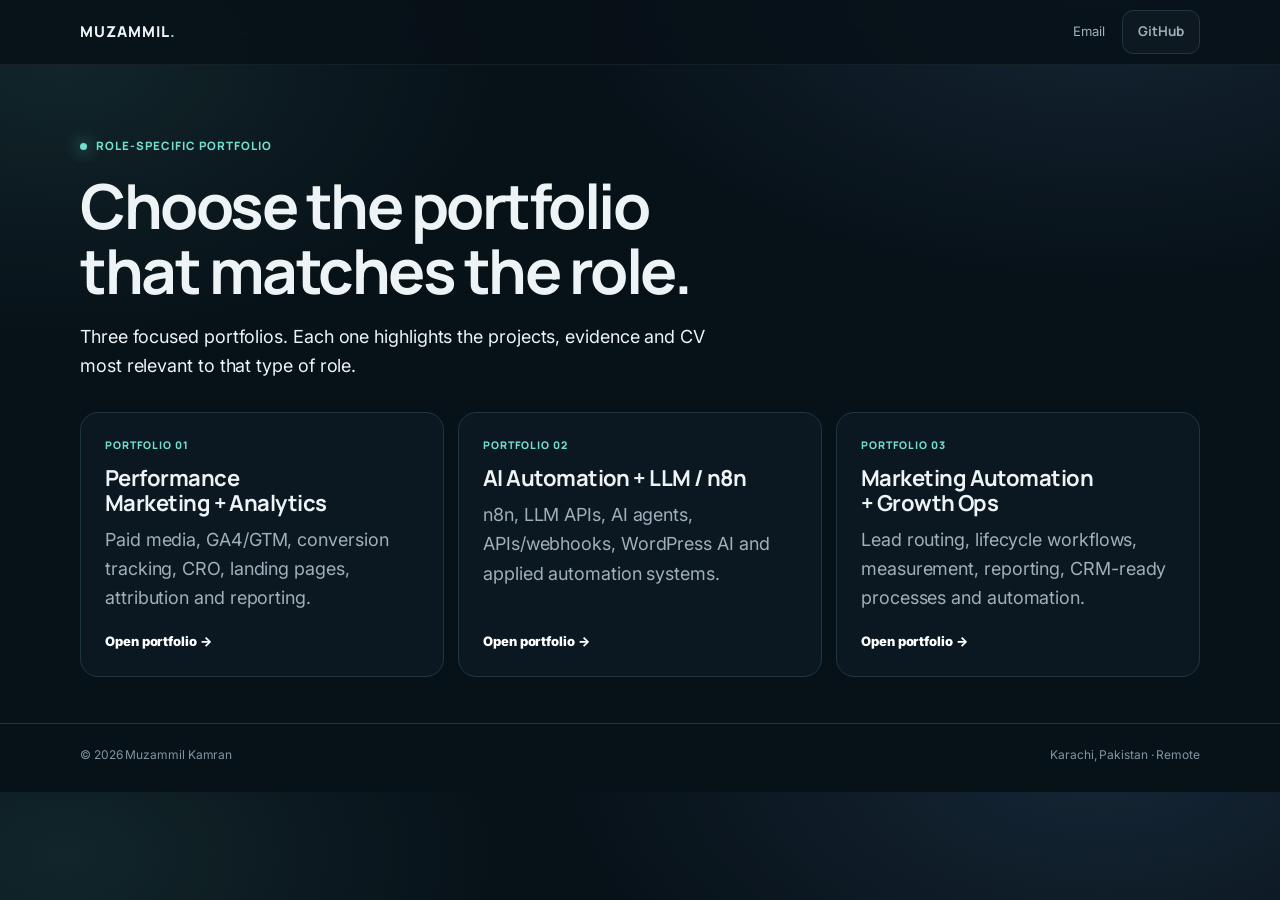
<file: index.html>
<!DOCTYPE html>
<html lang="en"><head><meta charset="utf-8"/><meta content="width=device-width,initial-scale=1" name="viewport"/><meta content="#071118" name="theme-color"/><title>Muzammil Kamran — Portfolio</title><meta content="Role-specific portfolios for performance marketing, AI automation and marketing automation." name="description"/><link href="assets/site.css" rel="stylesheet"/><link href="https://muzammilanalytics.github.io/portfolio/" rel="canonical"/><link href="assets/favicon.svg" rel="icon" type="image/svg+xml"/><meta content="Muzammil Kamran — Portfolio" property="og:title"/><meta content="Role-specific portfolios for performance marketing, AI automation and marketing automation." property="og:description"/><meta content="website" property="og:type"/><meta content="https://muzammilanalytics.github.io/portfolio/" property="og:url"/><link rel="preconnect" href="https://fonts.googleapis.com"><link rel="preconnect" href="https://fonts.gstatic.com" crossorigin><link href="https://fonts.googleapis.com/css2?family=Inter:wght@400;500;600;700&family=Manrope:wght@600;700;800&display=swap" rel="stylesheet"></head><body><header class="top"><div class="wrap"><nav><a class="brand" href="./">MUZAMMIL<i>.</i></a><div class="navlinks"><a href="mailto:muzammil.analytics@gmail.com">Email</a><a class="btn" href="https://github.com/muzammilanalytics" target="_blank">GitHub</a></div></nav></div></header><main><div class="wrap hub-hero"><div class="eyebrow">Role-specific portfolio</div><h1>Choose the portfolio that matches the role.</h1><p class="hero-copy">Three focused portfolios. Each one highlights the projects, evidence and CV most relevant to that type of role.</p><div class="role-grid"><a class="role-card" href="performance-marketing/"><div class="role">Portfolio 01</div><h2>Performance Marketing + Analytics</h2><p>Paid media, GA4/GTM, conversion tracking, CRO, landing pages, attribution and reporting.</p><div class="go">Open portfolio →</div></a><a class="role-card" href="ai-automation/"><div class="role">Portfolio 02</div><h2>AI Automation + LLM / n8n</h2><p>n8n, LLM APIs, AI agents, APIs/webhooks, WordPress AI and applied automation systems.</p><div class="go">Open portfolio →</div></a><a class="role-card" href="marketing-automation/"><div class="role">Portfolio 03</div><h2>Marketing Automation + Growth Ops</h2><p>Lead routing, lifecycle workflows, measurement, reporting, CRM-ready processes and automation.</p><div class="go">Open portfolio →</div></a></div></div></main><footer><div class="wrap foot"><span>© 2026 Muzammil Kamran</span><span>Karachi, Pakistan · Remote</span></div></footer></body></html>
</file>
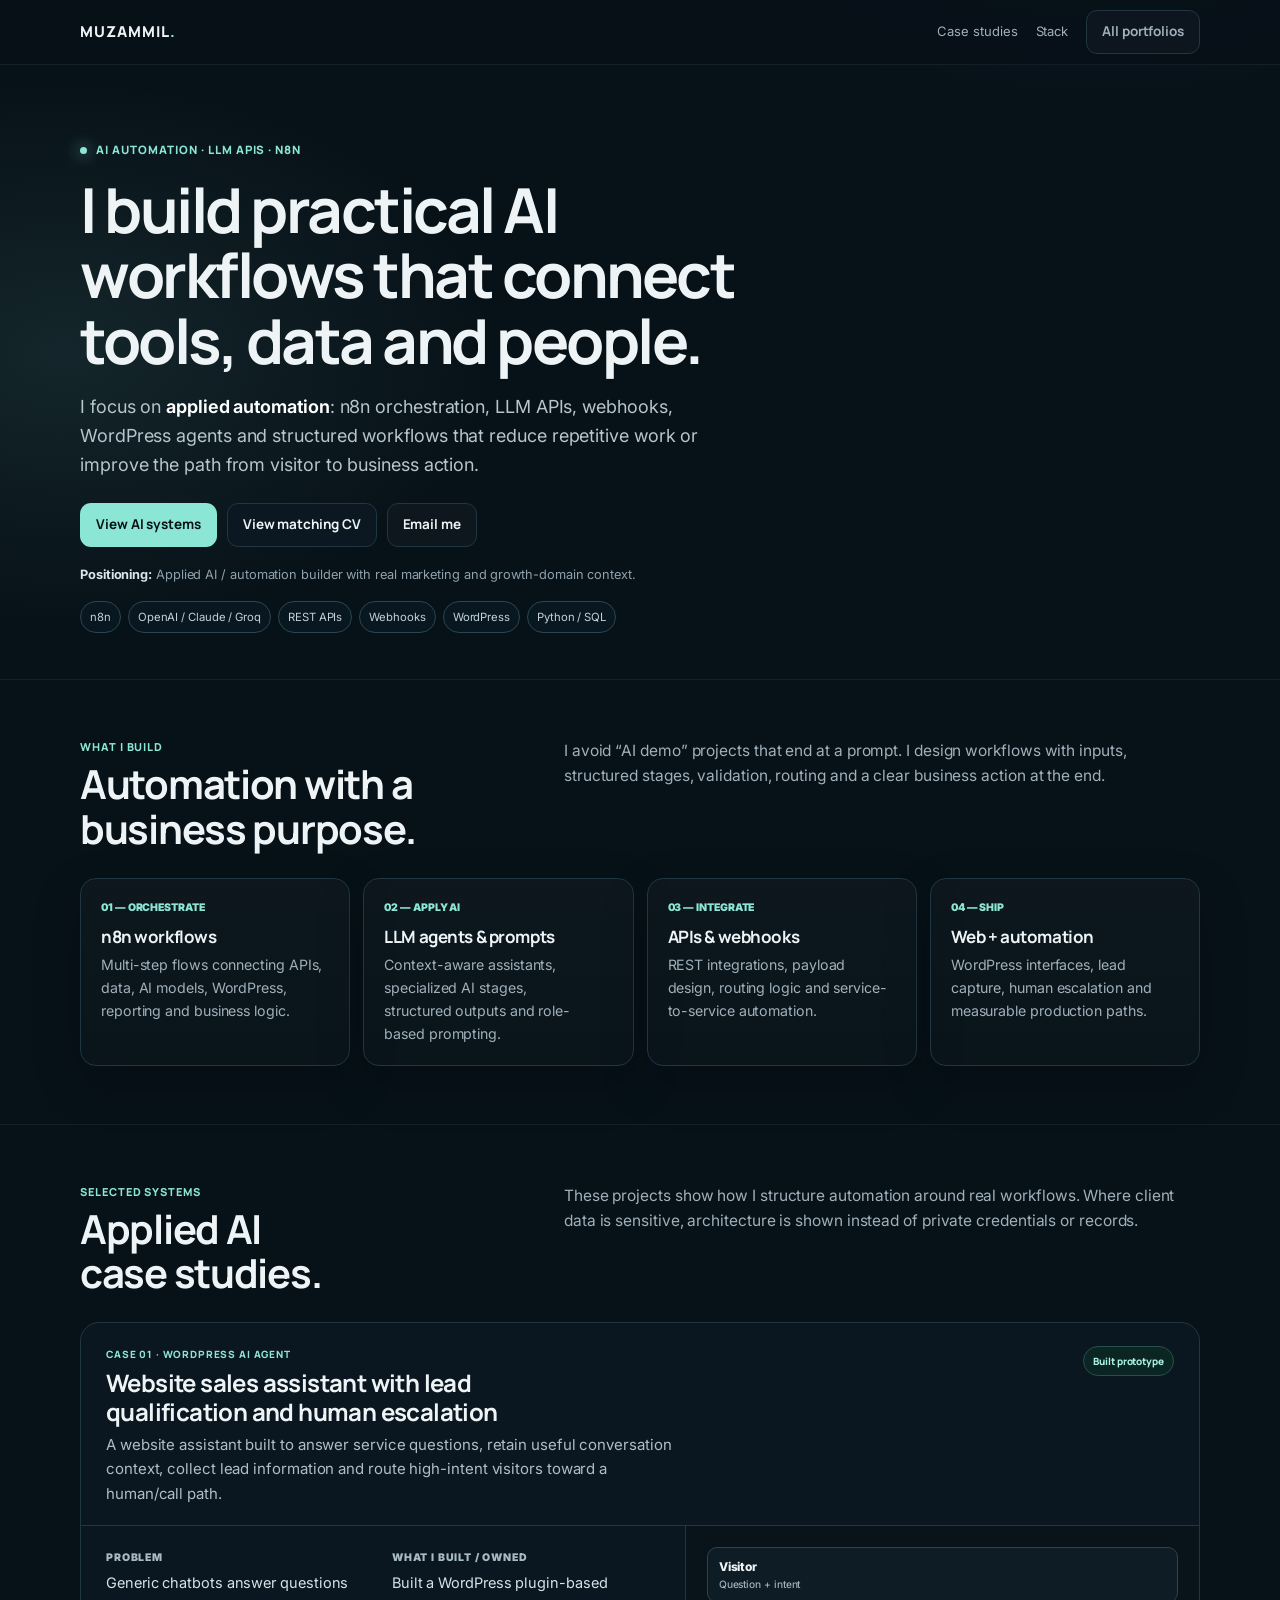
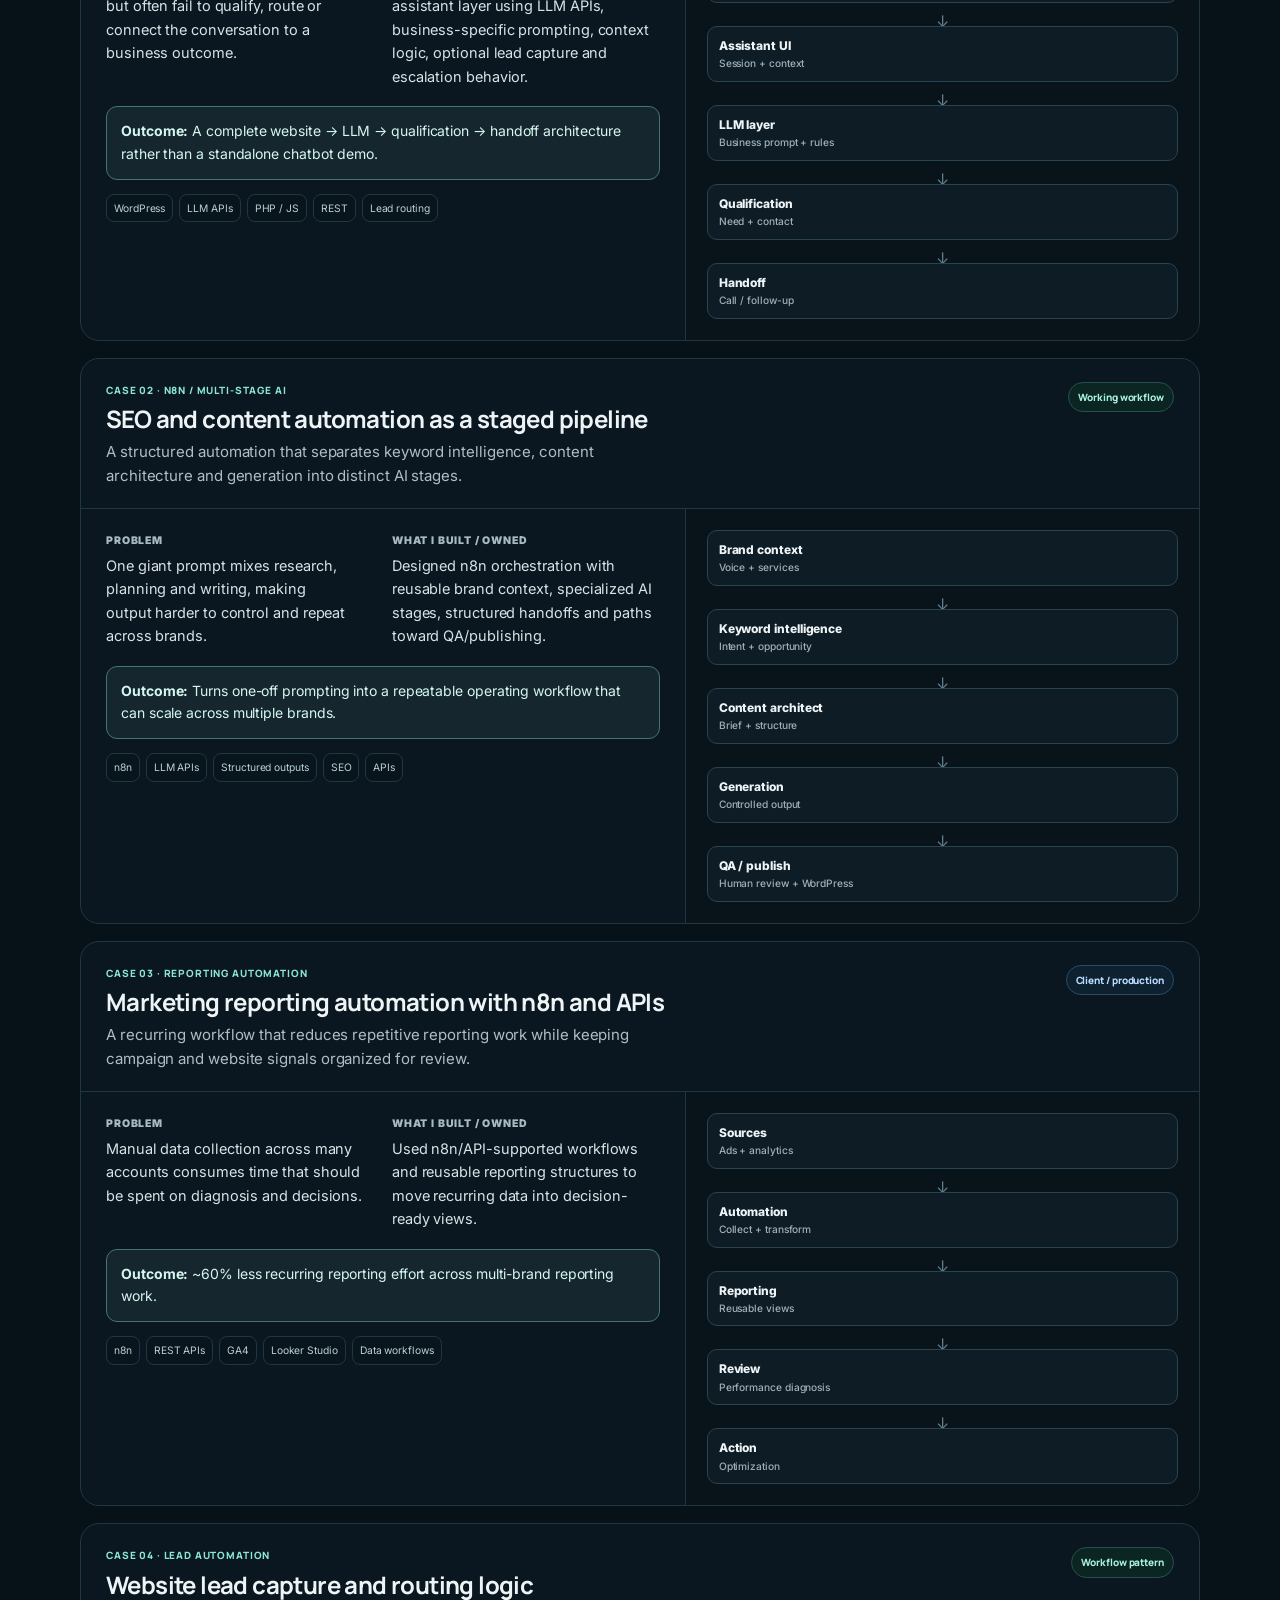
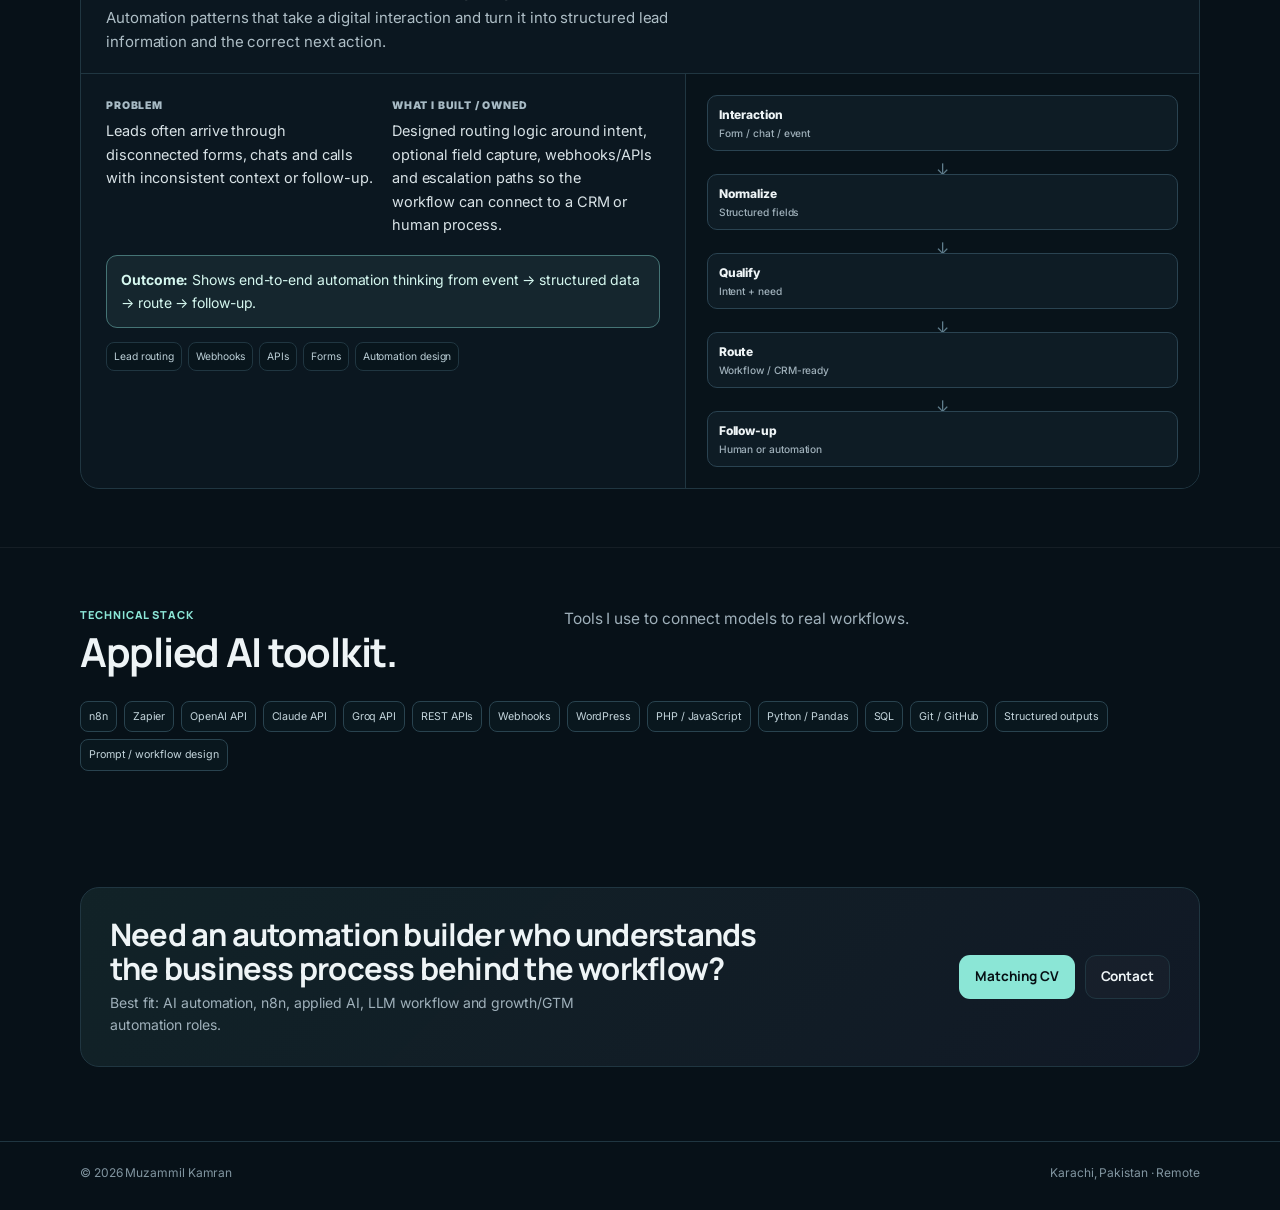
<file: ai-automation/index.html>
<!DOCTYPE html>
<html lang="en"><head><meta charset="utf-8"/><meta content="width=device-width,initial-scale=1" name="viewport"/><meta content="#071118" name="theme-color"/><title>Muzammil Kamran — AI Automation, LLM &amp; n8n</title><meta content="AI automation portfolio: n8n, LLM APIs, AI agents, webhooks, APIs, WordPress and applied automation systems." name="description"/><link href="../assets/site.css" rel="stylesheet"/><style>:root{--accent:#8be6d6;--accent2:#9e91ff}</style><link href="https://muzammilanalytics.github.io/portfolio/ai-automation/" rel="canonical"/><link href="../assets/favicon.svg" rel="icon" type="image/svg+xml"/><meta content="Muzammil Kamran — AI Automation, LLM &amp; n8n" property="og:title"/><meta content="AI automation portfolio: n8n, LLM APIs, AI agents, webhooks, APIs, WordPress and applied automation systems." property="og:description"/><meta content="website" property="og:type"/><meta content="https://muzammilanalytics.github.io/portfolio/ai-automation/" property="og:url"/><link rel="preconnect" href="https://fonts.googleapis.com"><link rel="preconnect" href="https://fonts.gstatic.com" crossorigin><link href="https://fonts.googleapis.com/css2?family=Inter:wght@400;500;600;700&family=Manrope:wght@600;700;800&display=swap" rel="stylesheet"></head><body><header class="top"><div class="wrap"><nav><a class="brand" href="../">MUZAMMIL<i>.</i></a><div class="navlinks"><a href="#work">Case studies</a><a href="#stack">Stack</a><a class="btn" href="../">All portfolios</a></div></nav></div></header><main><div class="wrap hero"><div class="eyebrow">AI Automation · LLM APIs · n8n</div><h1>I build practical AI workflows that connect tools, data and people.</h1><p>I focus on <strong>applied automation</strong>: n8n orchestration, LLM APIs, webhooks, WordPress agents and structured workflows that reduce repetitive work or improve the path from visitor to business action.</p><div class="actions"><a class="btn primary" href="#work">View AI systems</a><a class="btn subtle" href="../cv/ai-automation.html">View matching CV</a><a class="btn" href="mailto:muzammil.analytics@gmail.com">Email me</a></div><div class="meta"><b>Positioning:</b> Applied AI / automation builder with real marketing and growth-domain context.</div><div class="chips"><span class="chip">n8n</span><span class="chip">OpenAI / Claude / Groq</span><span class="chip">REST APIs</span><span class="chip">Webhooks</span><span class="chip">WordPress</span><span class="chip">Python / SQL</span></div></div><section><div class="wrap"><div class="section-head"><div><div class="kicker">What I build</div><h2>Automation with a business purpose.</h2></div><p>I avoid “AI demo” projects that end at a prompt. I design workflows with inputs, structured stages, validation, routing and a clear business action at the end.</p></div><div class="grid-4"><div class="card"><div class="num">01 — ORCHESTRATE</div><h3>n8n workflows</h3><p>Multi-step flows connecting APIs, data, AI models, WordPress, reporting and business logic.</p></div><div class="card"><div class="num">02 — APPLY AI</div><h3>LLM agents &amp; prompts</h3><p>Context-aware assistants, specialized AI stages, structured outputs and role-based prompting.</p></div><div class="card"><div class="num">03 — INTEGRATE</div><h3>APIs &amp; webhooks</h3><p>REST integrations, payload design, routing logic and service-to-service automation.</p></div><div class="card"><div class="num">04 — SHIP</div><h3>Web + automation</h3><p>WordPress interfaces, lead capture, human escalation and measurable production paths.</p></div></div></div></section><section id="work"><div class="wrap"><div class="section-head"><div><div class="kicker">Selected systems</div><h2>Applied AI case studies.</h2></div><p>These projects show how I structure automation around real workflows. Where client data is sensitive, architecture is shown instead of private credentials or records.</p></div><div class="case-list"><article class="case"><div class="case-head"><div><div class="case-id">Case 01 · WordPress AI agent</div><h3>Website sales assistant with lead qualification and human escalation</h3><p class="case-lead">A website assistant built to answer service questions, retain useful conversation context, collect lead information and route high-intent visitors toward a human/call path.</p></div><span class="badge">Built prototype</span></div><div class="case-body"><div class="case-copy"><div class="two"><div><h4>Problem</h4><p>Generic chatbots answer questions but often fail to qualify, route or connect the conversation to a business outcome.</p></div><div><h4>What I built / owned</h4><p>Built a WordPress plugin-based assistant layer using LLM APIs, business-specific prompting, context logic, optional lead capture and escalation behavior.</p></div></div><div class="impact"><strong>Outcome:</strong> A complete website → LLM → qualification → handoff architecture rather than a standalone chatbot demo.</div><div class="tags"><span class="tag">WordPress</span><span class="tag">LLM APIs</span><span class="tag">PHP / JS</span><span class="tag">REST</span><span class="tag">Lead routing</span></div></div><div class="flow"><div class="flow-inner"><div class="node">Visitor<small>Question + intent</small></div><div class="arrow"></div><div class="node">Assistant UI<small>Session + context</small></div><div class="arrow"></div><div class="node">LLM layer<small>Business prompt + rules</small></div><div class="arrow"></div><div class="node">Qualification<small>Need + contact</small></div><div class="arrow"></div><div class="node">Handoff<small>Call / follow-up</small></div></div></div></div></article><article class="case"><div class="case-head"><div><div class="case-id">Case 02 · n8n / multi-stage AI</div><h3>SEO and content automation as a staged pipeline</h3><p class="case-lead">A structured automation that separates keyword intelligence, content architecture and generation into distinct AI stages.</p></div><span class="badge">Working workflow</span></div><div class="case-body"><div class="case-copy"><div class="two"><div><h4>Problem</h4><p>One giant prompt mixes research, planning and writing, making output harder to control and repeat across brands.</p></div><div><h4>What I built / owned</h4><p>Designed n8n orchestration with reusable brand context, specialized AI stages, structured handoffs and paths toward QA/publishing.</p></div></div><div class="impact"><strong>Outcome:</strong> Turns one-off prompting into a repeatable operating workflow that can scale across multiple brands.</div><div class="tags"><span class="tag">n8n</span><span class="tag">LLM APIs</span><span class="tag">Structured outputs</span><span class="tag">SEO</span><span class="tag">APIs</span></div></div><div class="flow"><div class="flow-inner"><div class="node">Brand context<small>Voice + services</small></div><div class="arrow"></div><div class="node">Keyword intelligence<small>Intent + opportunity</small></div><div class="arrow"></div><div class="node">Content architect<small>Brief + structure</small></div><div class="arrow"></div><div class="node">Generation<small>Controlled output</small></div><div class="arrow"></div><div class="node">QA / publish<small>Human review + WordPress</small></div></div></div></div></article><article class="case"><div class="case-head"><div><div class="case-id">Case 03 · Reporting automation</div><h3>Marketing reporting automation with n8n and APIs</h3><p class="case-lead">A recurring workflow that reduces repetitive reporting work while keeping campaign and website signals organized for review.</p></div><span class="badge client">Client / production</span></div><div class="case-body"><div class="case-copy"><div class="two"><div><h4>Problem</h4><p>Manual data collection across many accounts consumes time that should be spent on diagnosis and decisions.</p></div><div><h4>What I built / owned</h4><p>Used n8n/API-supported workflows and reusable reporting structures to move recurring data into decision-ready views.</p></div></div><div class="impact"><strong>Outcome:</strong> ~60% less recurring reporting effort across multi-brand reporting work.</div><div class="tags"><span class="tag">n8n</span><span class="tag">REST APIs</span><span class="tag">GA4</span><span class="tag">Looker Studio</span><span class="tag">Data workflows</span></div></div><div class="flow"><div class="flow-inner"><div class="node">Sources<small>Ads + analytics</small></div><div class="arrow"></div><div class="node">Automation<small>Collect + transform</small></div><div class="arrow"></div><div class="node">Reporting<small>Reusable views</small></div><div class="arrow"></div><div class="node">Review<small>Performance diagnosis</small></div><div class="arrow"></div><div class="node">Action<small>Optimization</small></div></div></div></div></article><article class="case"><div class="case-head"><div><div class="case-id">Case 04 · Lead automation</div><h3>Website lead capture and routing logic</h3><p class="case-lead">Automation patterns that take a digital interaction and turn it into structured lead information and the correct next action.</p></div><span class="badge">Workflow pattern</span></div><div class="case-body"><div class="case-copy"><div class="two"><div><h4>Problem</h4><p>Leads often arrive through disconnected forms, chats and calls with inconsistent context or follow-up.</p></div><div><h4>What I built / owned</h4><p>Designed routing logic around intent, optional field capture, webhooks/APIs and escalation paths so the workflow can connect to a CRM or human process.</p></div></div><div class="impact"><strong>Outcome:</strong> Shows end-to-end automation thinking from event → structured data → route → follow-up.</div><div class="tags"><span class="tag">Lead routing</span><span class="tag">Webhooks</span><span class="tag">APIs</span><span class="tag">Forms</span><span class="tag">Automation design</span></div></div><div class="flow"><div class="flow-inner"><div class="node">Interaction<small>Form / chat / event</small></div><div class="arrow"></div><div class="node">Normalize<small>Structured fields</small></div><div class="arrow"></div><div class="node">Qualify<small>Intent + need</small></div><div class="arrow"></div><div class="node">Route<small>Workflow / CRM-ready</small></div><div class="arrow"></div><div class="node">Follow-up<small>Human or automation</small></div></div></div></div></article></div></div></section><section id="stack"><div class="wrap"><div class="section-head"><div><div class="kicker">Technical stack</div><h2>Applied AI toolkit.</h2></div><p>Tools I use to connect models to real workflows.</p></div><div class="stack"><span>n8n</span><span>Zapier</span><span>OpenAI API</span><span>Claude API</span><span>Groq API</span><span>REST APIs</span><span>Webhooks</span><span>WordPress</span><span>PHP / JavaScript</span><span>Python / Pandas</span><span>SQL</span><span>Git / GitHub</span><span>Structured outputs</span><span>Prompt / workflow design</span></div></div></section><div class="wrap cta"><div class="cta-card"><div><h2>Need an automation builder who understands the business process behind the workflow?</h2><p>Best fit: AI automation, n8n, applied AI, LLM workflow and growth/GTM automation roles.</p></div><div class="actions"><a class="btn primary" href="../cv/ai-automation.html">Matching CV</a><a class="btn" href="mailto:muzammil.analytics@gmail.com">Contact</a></div></div></div></main><footer><div class="wrap foot"><span>© 2026 Muzammil Kamran</span><span>Karachi, Pakistan · Remote</span></div></footer><div class="lightbox"><button aria-label="Close">×</button><img alt="Portfolio proof enlarged"/></div><script src="../assets/site.js"></script></body></html>
</file>
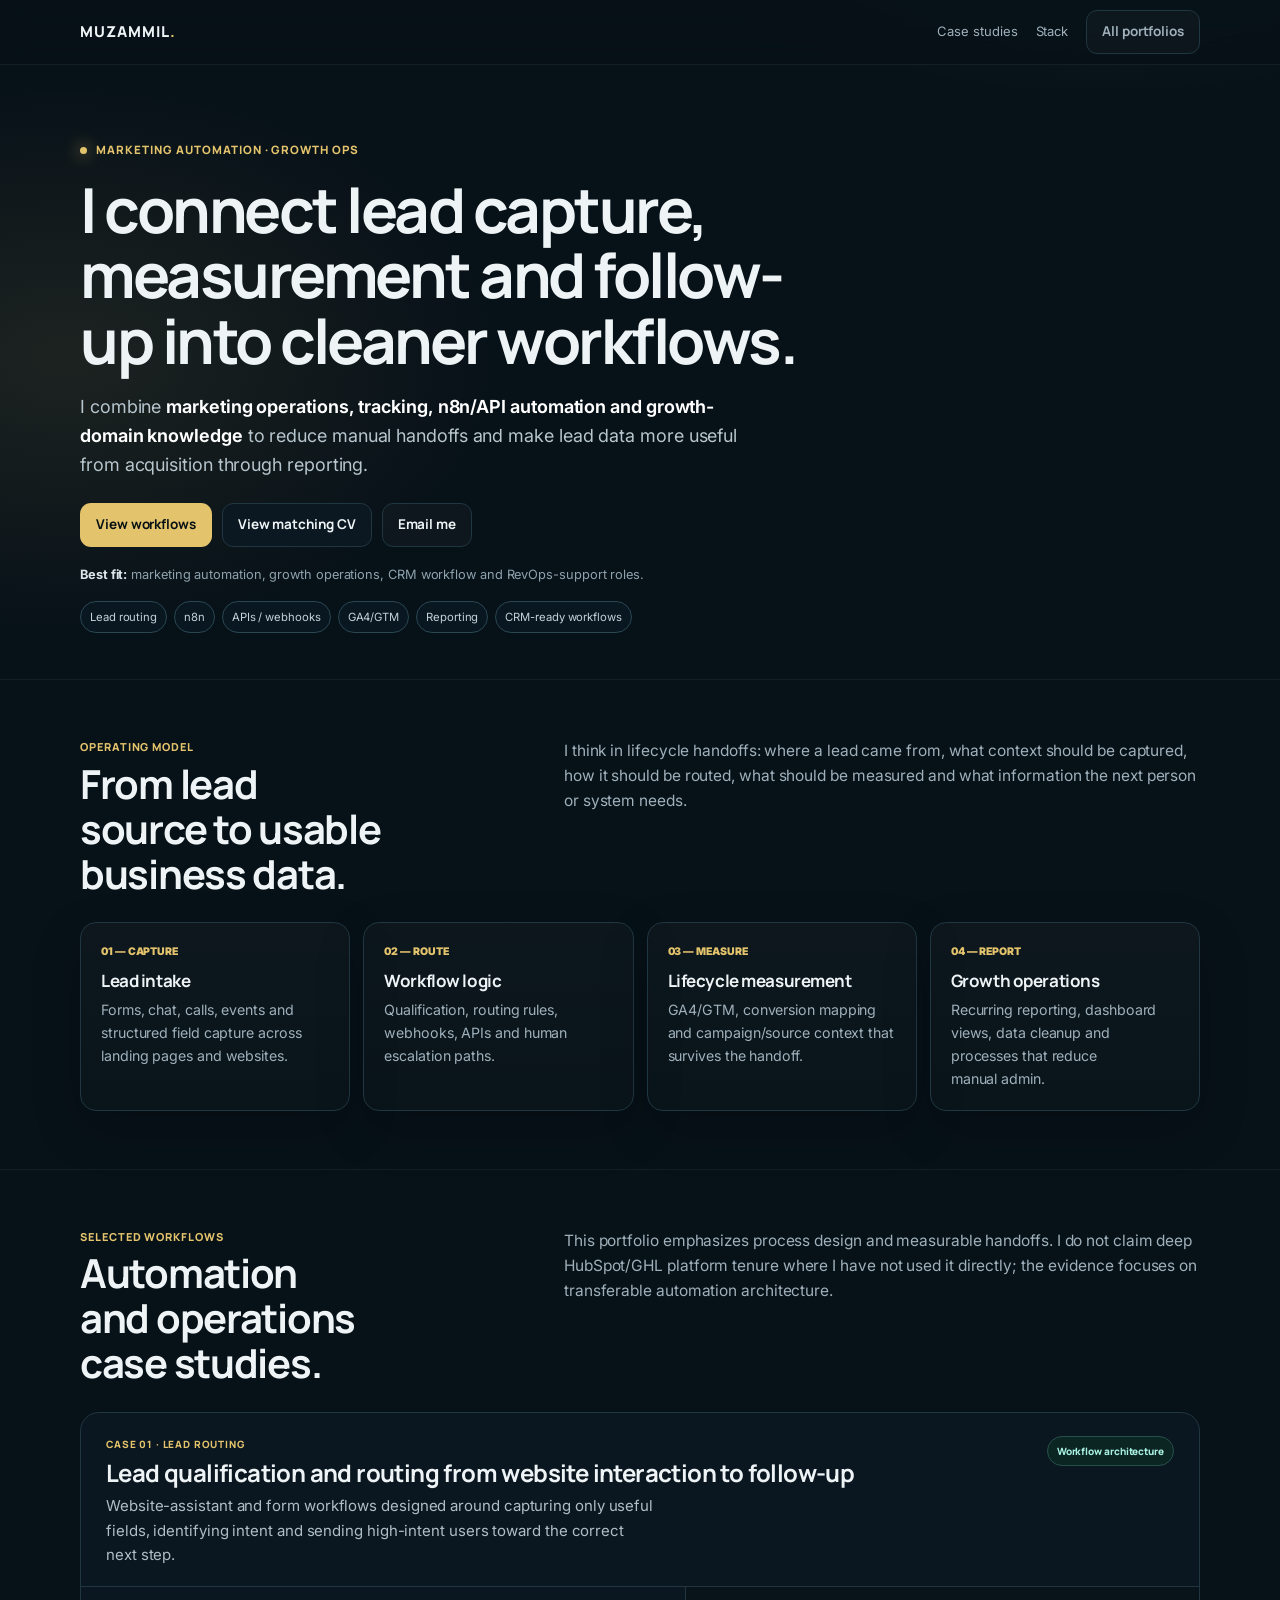
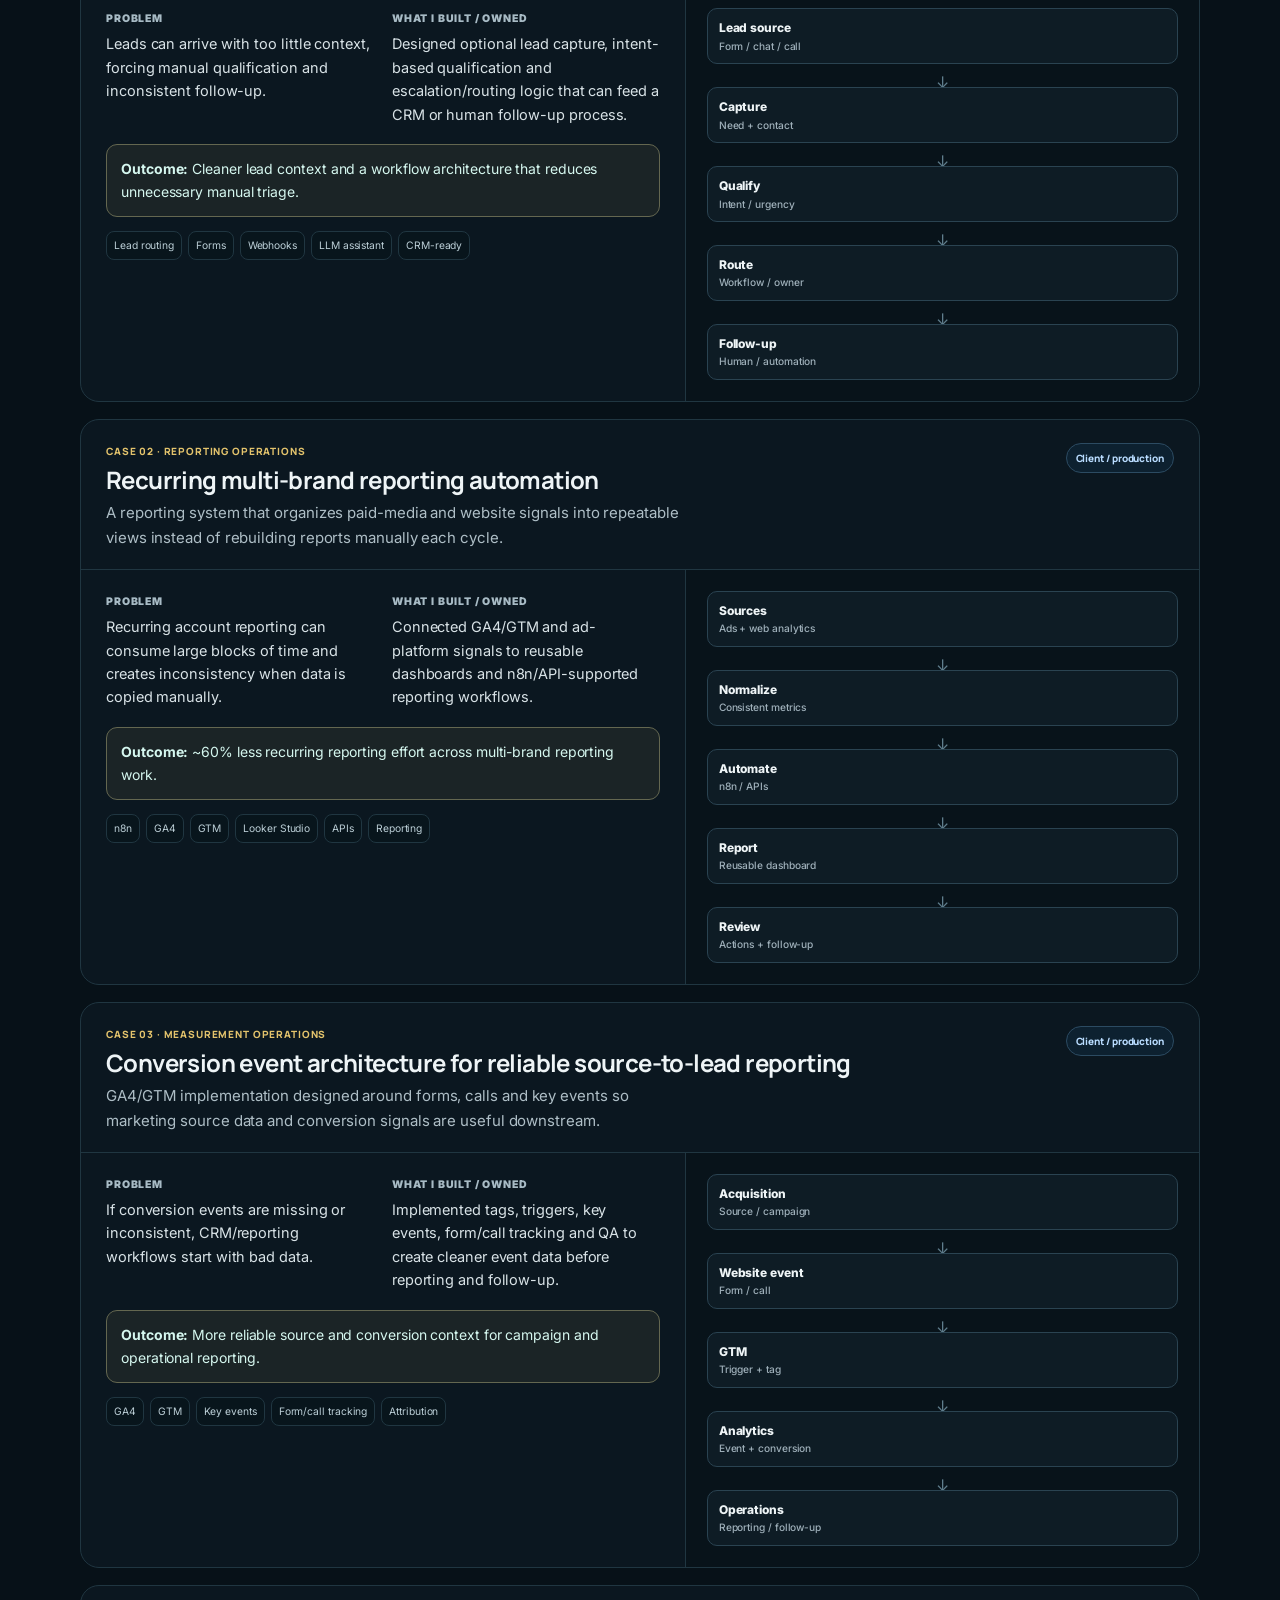
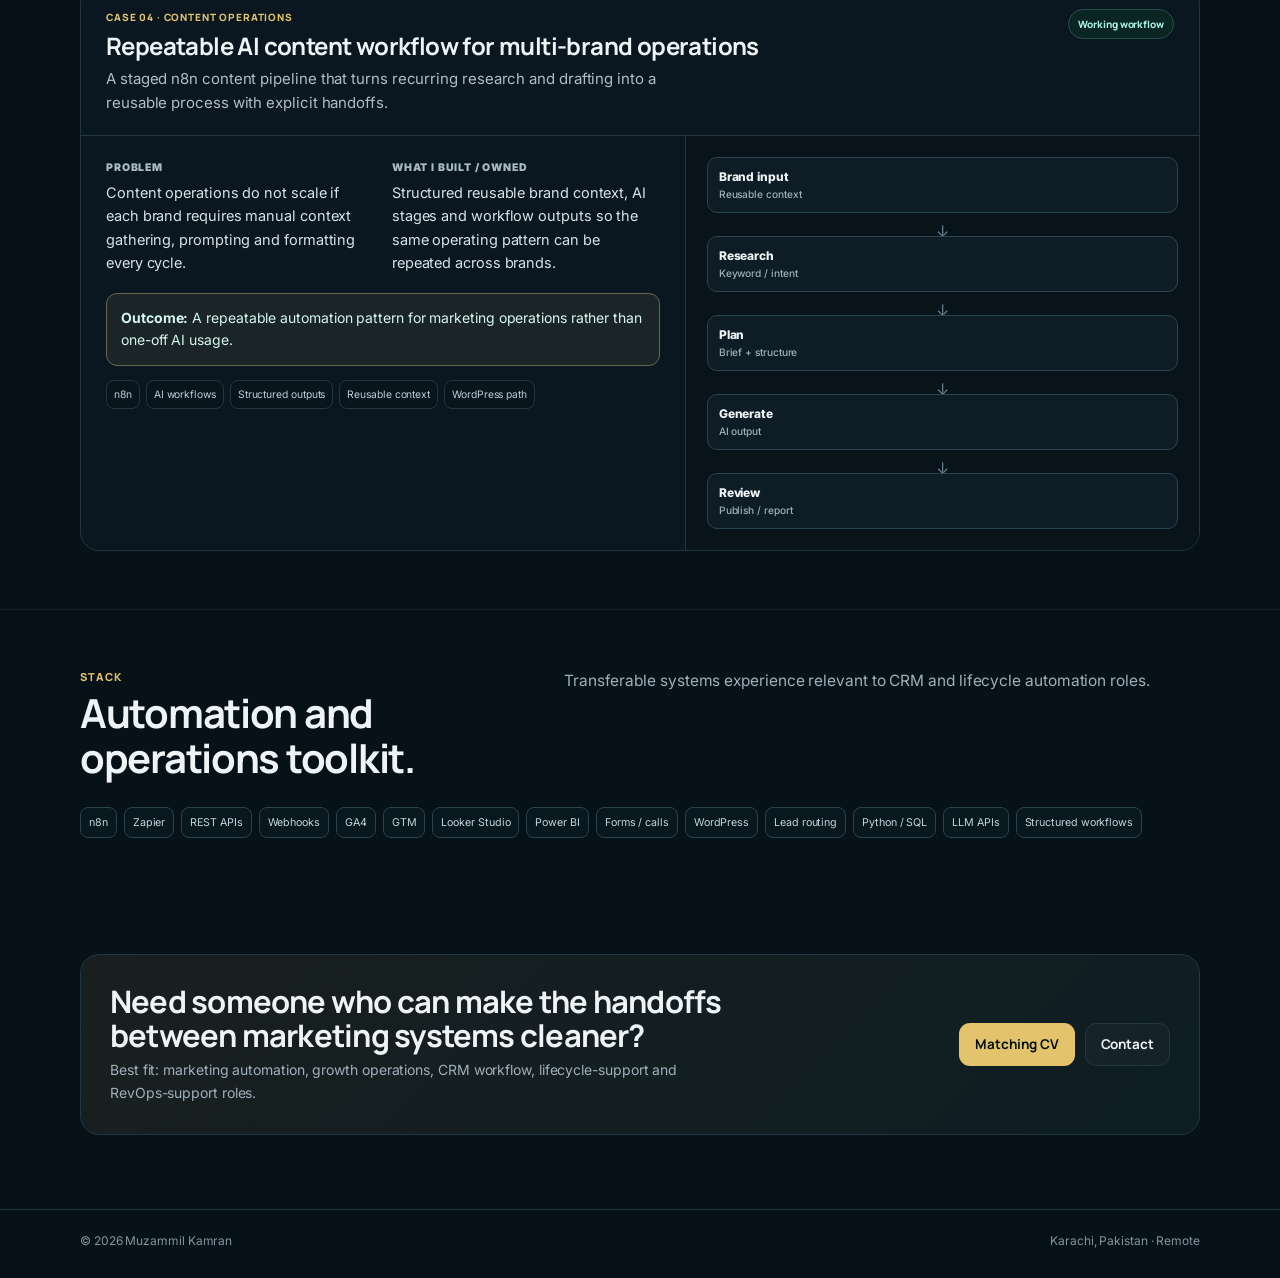
<file: marketing-automation/index.html>
<!DOCTYPE html>
<html lang="en"><head><meta charset="utf-8"/><meta content="width=device-width,initial-scale=1" name="viewport"/><meta content="#071118" name="theme-color"/><title>Muzammil Kamran — Marketing Automation &amp; Growth Operations</title><meta content="Marketing automation portfolio: lead routing, reporting, lifecycle workflows, measurement, APIs and growth operations." name="description"/><link href="../assets/site.css" rel="stylesheet"/><style>:root{--accent:#e3c36c;--accent2:#72dfce}</style><link href="https://muzammilanalytics.github.io/portfolio/marketing-automation/" rel="canonical"/><link href="../assets/favicon.svg" rel="icon" type="image/svg+xml"/><meta content="Muzammil Kamran — Marketing Automation &amp; Growth Operations" property="og:title"/><meta content="Marketing automation portfolio: lead routing, reporting, lifecycle workflows, measurement, APIs and growth operations." property="og:description"/><meta content="website" property="og:type"/><meta content="https://muzammilanalytics.github.io/portfolio/marketing-automation/" property="og:url"/><link rel="preconnect" href="https://fonts.googleapis.com"><link rel="preconnect" href="https://fonts.gstatic.com" crossorigin><link href="https://fonts.googleapis.com/css2?family=Inter:wght@400;500;600;700&family=Manrope:wght@600;700;800&display=swap" rel="stylesheet"></head><body><header class="top"><div class="wrap"><nav><a class="brand" href="../">MUZAMMIL<i>.</i></a><div class="navlinks"><a href="#work">Case studies</a><a href="#stack">Stack</a><a class="btn" href="../">All portfolios</a></div></nav></div></header><main><div class="wrap hero"><div class="eyebrow">Marketing Automation · Growth Ops</div><h1>I connect lead capture, measurement and follow-up into cleaner workflows.</h1><p>I combine <strong>marketing operations, tracking, n8n/API automation and growth-domain knowledge</strong> to reduce manual handoffs and make lead data more useful from acquisition through reporting.</p><div class="actions"><a class="btn primary" href="#work">View workflows</a><a class="btn subtle" href="../cv/marketing-automation.html">View matching CV</a><a class="btn" href="mailto:muzammil.analytics@gmail.com">Email me</a></div><div class="meta"><b>Best fit:</b> marketing automation, growth operations, CRM workflow and RevOps-support roles.</div><div class="chips"><span class="chip">Lead routing</span><span class="chip">n8n</span><span class="chip">APIs / webhooks</span><span class="chip">GA4/GTM</span><span class="chip">Reporting</span><span class="chip">CRM-ready workflows</span></div></div><section><div class="wrap"><div class="section-head"><div><div class="kicker">Operating model</div><h2>From lead source to usable business data.</h2></div><p>I think in lifecycle handoffs: where a lead came from, what context should be captured, how it should be routed, what should be measured and what information the next person or system needs.</p></div><div class="grid-4"><div class="card"><div class="num">01 — CAPTURE</div><h3>Lead intake</h3><p>Forms, chat, calls, events and structured field capture across landing pages and websites.</p></div><div class="card"><div class="num">02 — ROUTE</div><h3>Workflow logic</h3><p>Qualification, routing rules, webhooks, APIs and human escalation paths.</p></div><div class="card"><div class="num">03 — MEASURE</div><h3>Lifecycle measurement</h3><p>GA4/GTM, conversion mapping and campaign/source context that survives the handoff.</p></div><div class="card"><div class="num">04 — REPORT</div><h3>Growth operations</h3><p>Recurring reporting, dashboard views, data cleanup and processes that reduce manual admin.</p></div></div></div></section><section id="work"><div class="wrap"><div class="section-head"><div><div class="kicker">Selected workflows</div><h2>Automation and operations case studies.</h2></div><p>This portfolio emphasizes process design and measurable handoffs. I do not claim deep HubSpot/GHL platform tenure where I have not used it directly; the evidence focuses on transferable automation architecture.</p></div><div class="case-list"><article class="case"><div class="case-head"><div><div class="case-id">Case 01 · Lead routing</div><h3>Lead qualification and routing from website interaction to follow-up</h3><p class="case-lead">Website-assistant and form workflows designed around capturing only useful fields, identifying intent and sending high-intent users toward the correct next step.</p></div><span class="badge">Workflow architecture</span></div><div class="case-body"><div class="case-copy"><div class="two"><div><h4>Problem</h4><p>Leads can arrive with too little context, forcing manual qualification and inconsistent follow-up.</p></div><div><h4>What I built / owned</h4><p>Designed optional lead capture, intent-based qualification and escalation/routing logic that can feed a CRM or human follow-up process.</p></div></div><div class="impact"><strong>Outcome:</strong> Cleaner lead context and a workflow architecture that reduces unnecessary manual triage.</div><div class="tags"><span class="tag">Lead routing</span><span class="tag">Forms</span><span class="tag">Webhooks</span><span class="tag">LLM assistant</span><span class="tag">CRM-ready</span></div></div><div class="flow"><div class="flow-inner"><div class="node">Lead source<small>Form / chat / call</small></div><div class="arrow"></div><div class="node">Capture<small>Need + contact</small></div><div class="arrow"></div><div class="node">Qualify<small>Intent / urgency</small></div><div class="arrow"></div><div class="node">Route<small>Workflow / owner</small></div><div class="arrow"></div><div class="node">Follow-up<small>Human / automation</small></div></div></div></div></article><article class="case"><div class="case-head"><div><div class="case-id">Case 02 · Reporting operations</div><h3>Recurring multi-brand reporting automation</h3><p class="case-lead">A reporting system that organizes paid-media and website signals into repeatable views instead of rebuilding reports manually each cycle.</p></div><span class="badge client">Client / production</span></div><div class="case-body"><div class="case-copy"><div class="two"><div><h4>Problem</h4><p>Recurring account reporting can consume large blocks of time and creates inconsistency when data is copied manually.</p></div><div><h4>What I built / owned</h4><p>Connected GA4/GTM and ad-platform signals to reusable dashboards and n8n/API-supported reporting workflows.</p></div></div><div class="impact"><strong>Outcome:</strong> ~60% less recurring reporting effort across multi-brand reporting work.</div><div class="tags"><span class="tag">n8n</span><span class="tag">GA4</span><span class="tag">GTM</span><span class="tag">Looker Studio</span><span class="tag">APIs</span><span class="tag">Reporting</span></div></div><div class="flow"><div class="flow-inner"><div class="node">Sources<small>Ads + web analytics</small></div><div class="arrow"></div><div class="node">Normalize<small>Consistent metrics</small></div><div class="arrow"></div><div class="node">Automate<small>n8n / APIs</small></div><div class="arrow"></div><div class="node">Report<small>Reusable dashboard</small></div><div class="arrow"></div><div class="node">Review<small>Actions + follow-up</small></div></div></div></div></article><article class="case"><div class="case-head"><div><div class="case-id">Case 03 · Measurement operations</div><h3>Conversion event architecture for reliable source-to-lead reporting</h3><p class="case-lead">GA4/GTM implementation designed around forms, calls and key events so marketing source data and conversion signals are useful downstream.</p></div><span class="badge client">Client / production</span></div><div class="case-body"><div class="case-copy"><div class="two"><div><h4>Problem</h4><p>If conversion events are missing or inconsistent, CRM/reporting workflows start with bad data.</p></div><div><h4>What I built / owned</h4><p>Implemented tags, triggers, key events, form/call tracking and QA to create cleaner event data before reporting and follow-up.</p></div></div><div class="impact"><strong>Outcome:</strong> More reliable source and conversion context for campaign and operational reporting.</div><div class="tags"><span class="tag">GA4</span><span class="tag">GTM</span><span class="tag">Key events</span><span class="tag">Form/call tracking</span><span class="tag">Attribution</span></div></div><div class="flow"><div class="flow-inner"><div class="node">Acquisition<small>Source / campaign</small></div><div class="arrow"></div><div class="node">Website event<small>Form / call</small></div><div class="arrow"></div><div class="node">GTM<small>Trigger + tag</small></div><div class="arrow"></div><div class="node">Analytics<small>Event + conversion</small></div><div class="arrow"></div><div class="node">Operations<small>Reporting / follow-up</small></div></div></div></div></article><article class="case"><div class="case-head"><div><div class="case-id">Case 04 · Content operations</div><h3>Repeatable AI content workflow for multi-brand operations</h3><p class="case-lead">A staged n8n content pipeline that turns recurring research and drafting into a reusable process with explicit handoffs.</p></div><span class="badge">Working workflow</span></div><div class="case-body"><div class="case-copy"><div class="two"><div><h4>Problem</h4><p>Content operations do not scale if each brand requires manual context gathering, prompting and formatting every cycle.</p></div><div><h4>What I built / owned</h4><p>Structured reusable brand context, AI stages and workflow outputs so the same operating pattern can be repeated across brands.</p></div></div><div class="impact"><strong>Outcome:</strong> A repeatable automation pattern for marketing operations rather than one-off AI usage.</div><div class="tags"><span class="tag">n8n</span><span class="tag">AI workflows</span><span class="tag">Structured outputs</span><span class="tag">Reusable context</span><span class="tag">WordPress path</span></div></div><div class="flow"><div class="flow-inner"><div class="node">Brand input<small>Reusable context</small></div><div class="arrow"></div><div class="node">Research<small>Keyword / intent</small></div><div class="arrow"></div><div class="node">Plan<small>Brief + structure</small></div><div class="arrow"></div><div class="node">Generate<small>AI output</small></div><div class="arrow"></div><div class="node">Review<small>Publish / report</small></div></div></div></div></article></div></div></section><section id="stack"><div class="wrap"><div class="section-head"><div><div class="kicker">Stack</div><h2>Automation and operations toolkit.</h2></div><p>Transferable systems experience relevant to CRM and lifecycle automation roles.</p></div><div class="stack"><span>n8n</span><span>Zapier</span><span>REST APIs</span><span>Webhooks</span><span>GA4</span><span>GTM</span><span>Looker Studio</span><span>Power BI</span><span>Forms / calls</span><span>WordPress</span><span>Lead routing</span><span>Python / SQL</span><span>LLM APIs</span><span>Structured workflows</span></div></div></section><div class="wrap cta"><div class="cta-card"><div><h2>Need someone who can make the handoffs between marketing systems cleaner?</h2><p>Best fit: marketing automation, growth operations, CRM workflow, lifecycle-support and RevOps-support roles.</p></div><div class="actions"><a class="btn primary" href="../cv/marketing-automation.html">Matching CV</a><a class="btn" href="mailto:muzammil.analytics@gmail.com">Contact</a></div></div></div></main><footer><div class="wrap foot"><span>© 2026 Muzammil Kamran</span><span>Karachi, Pakistan · Remote</span></div></footer><div class="lightbox"><button aria-label="Close">×</button><img alt="Portfolio proof enlarged"/></div><script src="../assets/site.js"></script></body></html>
</file>
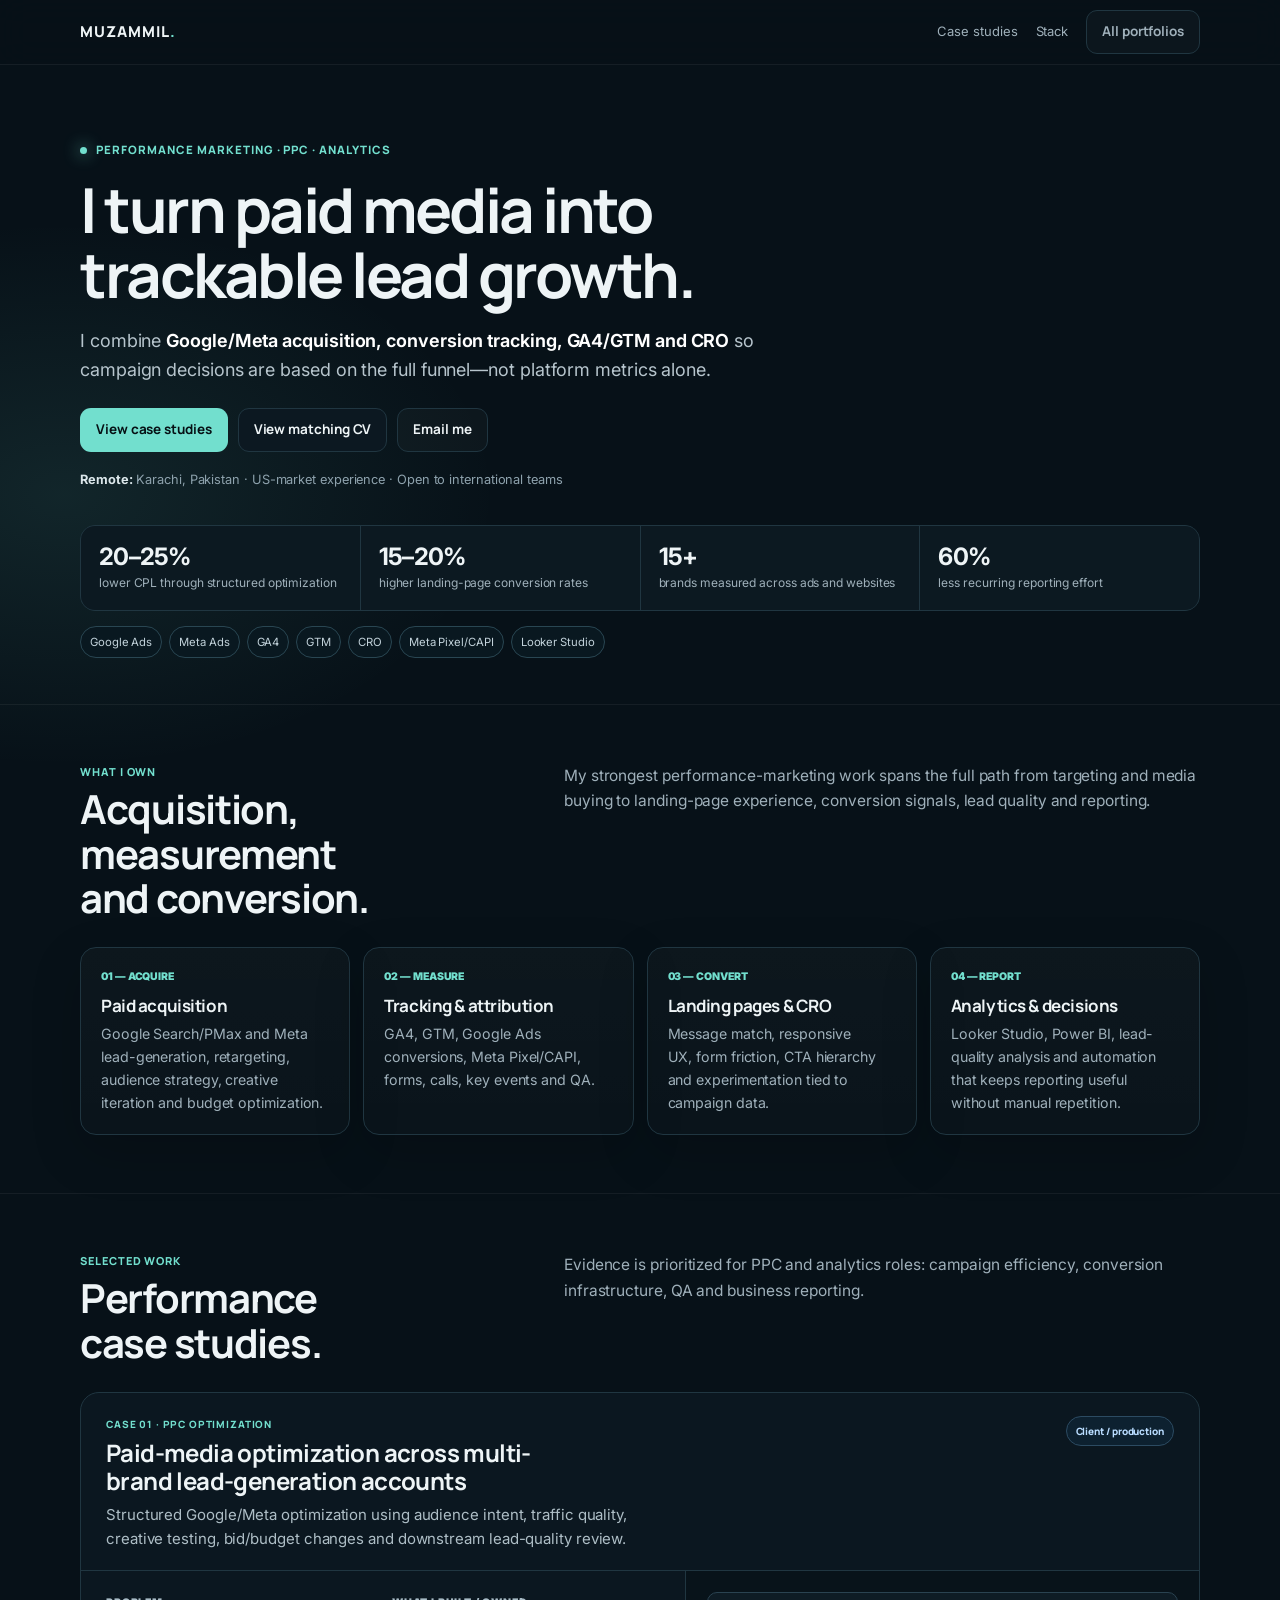
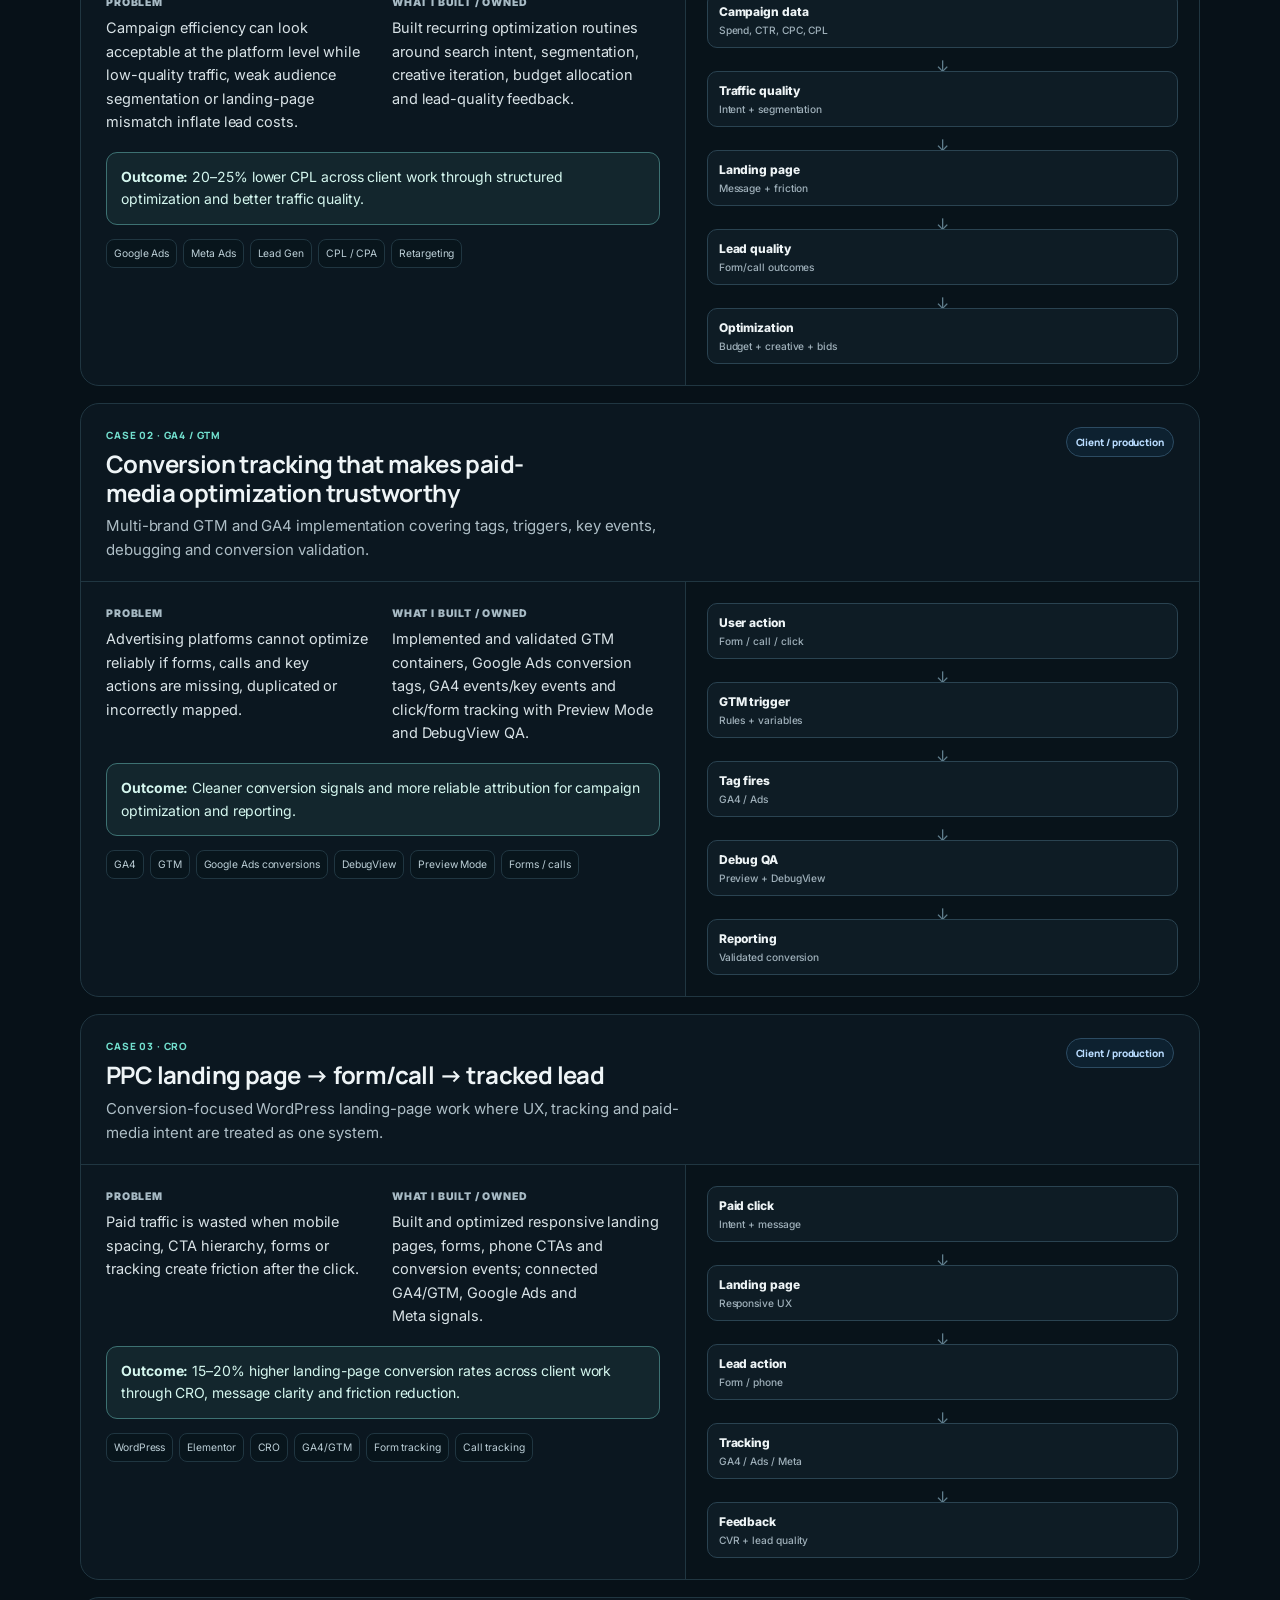
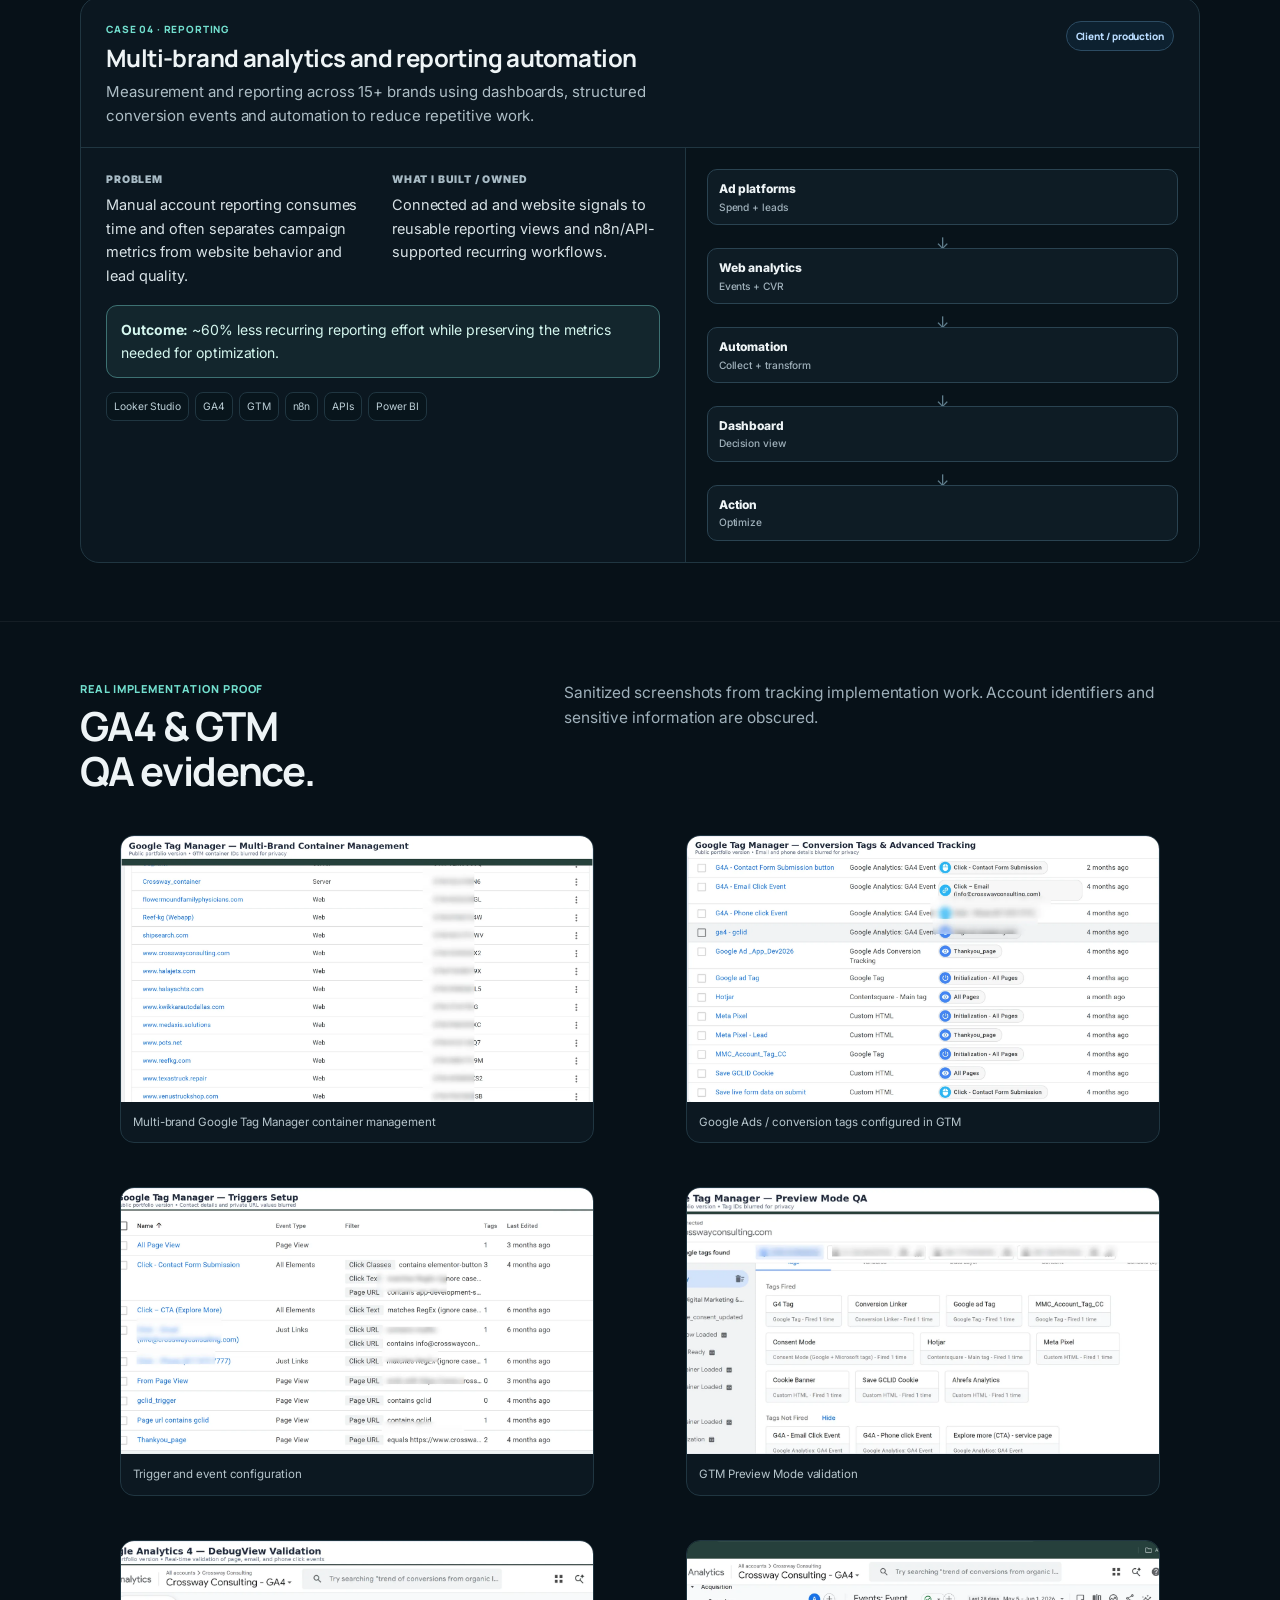
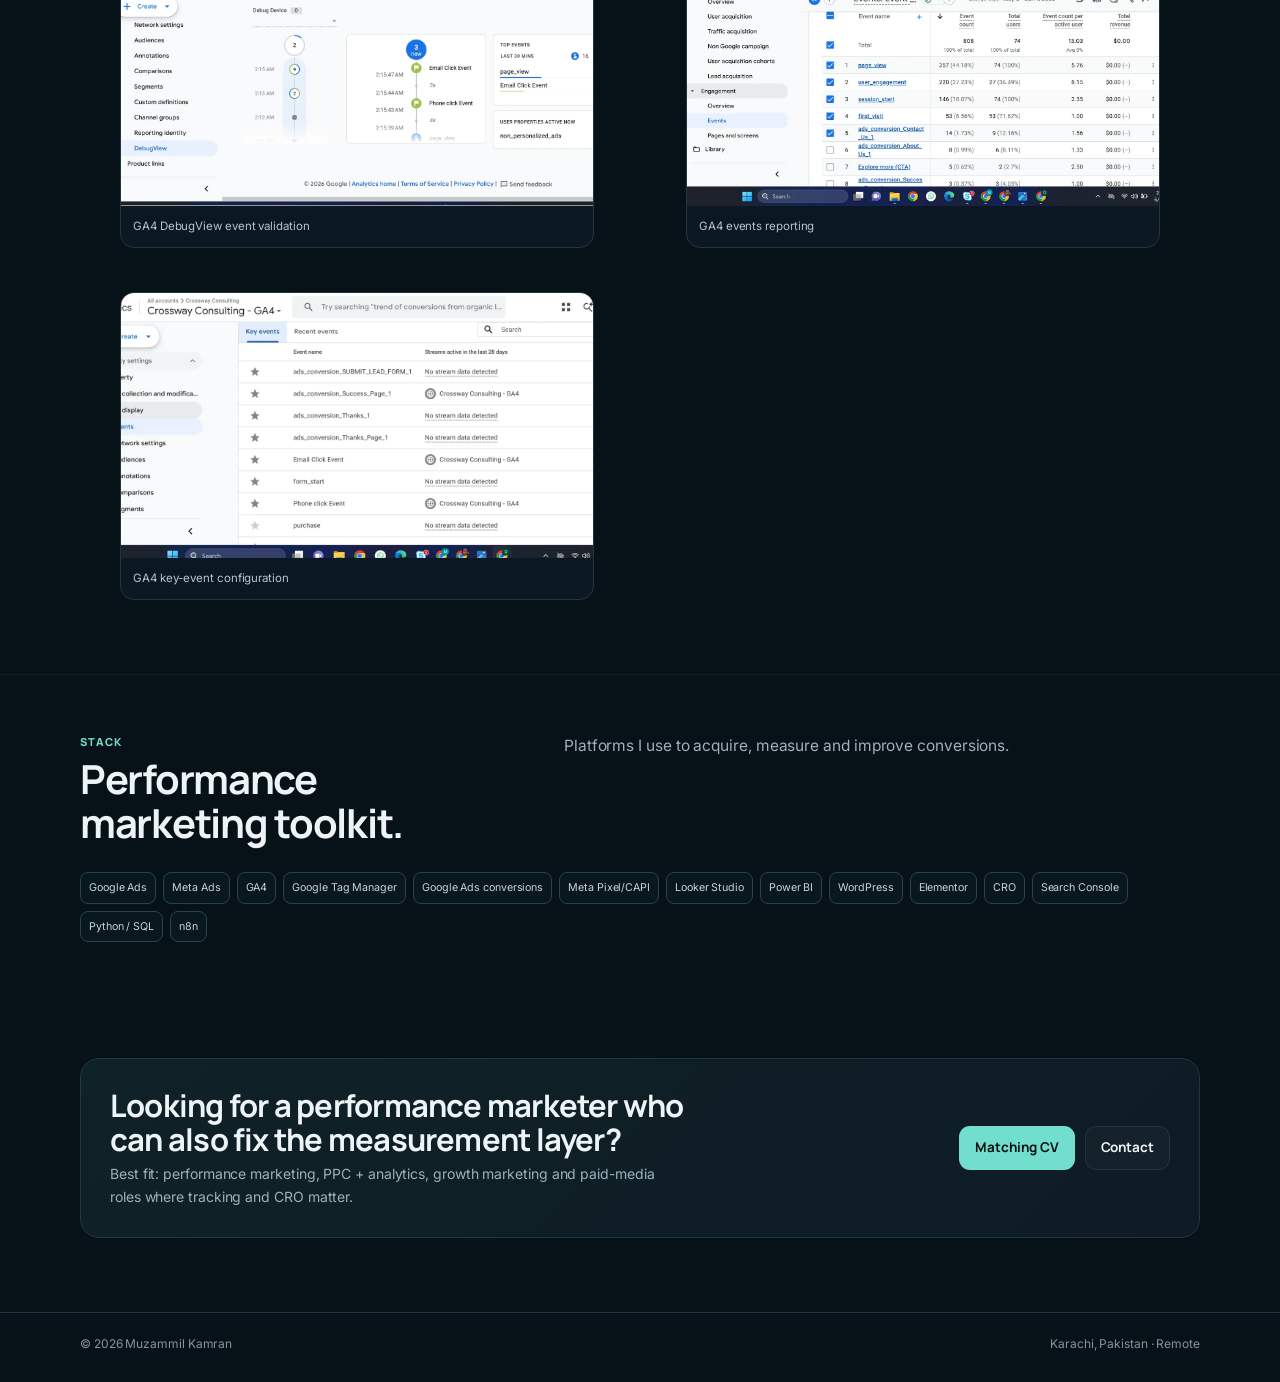
<file: performance-marketing/index.html>
<!DOCTYPE html>
<html lang="en"><head><meta charset="utf-8"/><meta content="width=device-width,initial-scale=1" name="viewport"/><meta content="#071118" name="theme-color"/><title>Muzammil Kamran — Performance Marketing &amp; Analytics</title><meta content="Performance marketing portfolio: Google Ads, Meta Ads, GA4/GTM, CRO, conversion tracking and reporting." name="description"/><link href="../assets/site.css" rel="stylesheet"/><style>:root{--accent:#72dfce;--accent2:#7bb9ff}</style><link href="https://muzammilanalytics.github.io/portfolio/performance-marketing/" rel="canonical"/><link href="../assets/favicon.svg" rel="icon" type="image/svg+xml"/><meta content="Muzammil Kamran — Performance Marketing &amp; Analytics" property="og:title"/><meta content="Performance marketing portfolio: Google Ads, Meta Ads, GA4/GTM, CRO, conversion tracking and reporting." property="og:description"/><meta content="website" property="og:type"/><meta content="https://muzammilanalytics.github.io/portfolio/performance-marketing/" property="og:url"/><link rel="preconnect" href="https://fonts.googleapis.com"><link rel="preconnect" href="https://fonts.gstatic.com" crossorigin><link href="https://fonts.googleapis.com/css2?family=Inter:wght@400;500;600;700&family=Manrope:wght@600;700;800&display=swap" rel="stylesheet"></head><body><header class="top"><div class="wrap"><nav><a class="brand" href="../">MUZAMMIL<i>.</i></a><div class="navlinks"><a href="#work">Case studies</a><a href="#stack">Stack</a><a class="btn" href="../">All portfolios</a></div></nav></div></header><main><div class="wrap hero"><div class="eyebrow">Performance Marketing · PPC · Analytics</div><h1>I turn paid media into trackable lead growth.</h1><p>I combine <strong>Google/Meta acquisition, conversion tracking, GA4/GTM and CRO</strong> so campaign decisions are based on the full funnel—not platform metrics alone.</p><div class="actions"><a class="btn primary" href="#work">View case studies</a><a class="btn subtle" href="../cv/performance-marketing.html">View matching CV</a><a class="btn" href="mailto:muzammil.analytics@gmail.com">Email me</a></div><div class="meta"><b>Remote:</b> Karachi, Pakistan · US-market experience · Open to international teams</div><div class="metrics"><div class="metric"><b>20–25%</b><span>lower CPL through structured optimization</span></div><div class="metric"><b>15–20%</b><span>higher landing-page conversion rates</span></div><div class="metric"><b>15+</b><span>brands measured across ads and websites</span></div><div class="metric"><b>60%</b><span>less recurring reporting effort</span></div></div><div class="chips"><span class="chip">Google Ads</span><span class="chip">Meta Ads</span><span class="chip">GA4</span><span class="chip">GTM</span><span class="chip">CRO</span><span class="chip">Meta Pixel/CAPI</span><span class="chip">Looker Studio</span></div></div><section><div class="wrap"><div class="section-head"><div><div class="kicker">What I own</div><h2>Acquisition, measurement and conversion.</h2></div><p>My strongest performance-marketing work spans the full path from targeting and media buying to landing-page experience, conversion signals, lead quality and reporting.</p></div><div class="grid-4"><div class="card"><div class="num">01 — ACQUIRE</div><h3>Paid acquisition</h3><p>Google Search/PMax and Meta lead-generation, retargeting, audience strategy, creative iteration and budget optimization.</p></div><div class="card"><div class="num">02 — MEASURE</div><h3>Tracking &amp; attribution</h3><p>GA4, GTM, Google Ads conversions, Meta Pixel/CAPI, forms, calls, key events and QA.</p></div><div class="card"><div class="num">03 — CONVERT</div><h3>Landing pages &amp; CRO</h3><p>Message match, responsive UX, form friction, CTA hierarchy and experimentation tied to campaign data.</p></div><div class="card"><div class="num">04 — REPORT</div><h3>Analytics &amp; decisions</h3><p>Looker Studio, Power BI, lead-quality analysis and automation that keeps reporting useful without manual repetition.</p></div></div></div></section><section id="work"><div class="wrap"><div class="section-head"><div><div class="kicker">Selected work</div><h2>Performance case studies.</h2></div><p>Evidence is prioritized for PPC and analytics roles: campaign efficiency, conversion infrastructure, QA and business reporting.</p></div><div class="case-list"><article class="case"><div class="case-head"><div><div class="case-id">Case 01 · PPC optimization</div><h3>Paid-media optimization across multi-brand lead-generation accounts</h3><p class="case-lead">Structured Google/Meta optimization using audience intent, traffic quality, creative testing, bid/budget changes and downstream lead-quality review.</p></div><span class="badge client">Client / production</span></div><div class="case-body"><div class="case-copy"><div class="two"><div><h4>Problem</h4><p>Campaign efficiency can look acceptable at the platform level while low-quality traffic, weak audience segmentation or landing-page mismatch inflate lead costs.</p></div><div><h4>What I built / owned</h4><p>Built recurring optimization routines around search intent, segmentation, creative iteration, budget allocation and lead-quality feedback.</p></div></div><div class="impact"><strong>Outcome:</strong> 20–25% lower CPL across client work through structured optimization and better traffic quality.</div><div class="tags"><span class="tag">Google Ads</span><span class="tag">Meta Ads</span><span class="tag">Lead Gen</span><span class="tag">CPL / CPA</span><span class="tag">Retargeting</span></div></div><div class="flow"><div class="flow-inner"><div class="node">Campaign data<small>Spend, CTR, CPC, CPL</small></div><div class="arrow"></div><div class="node">Traffic quality<small>Intent + segmentation</small></div><div class="arrow"></div><div class="node">Landing page<small>Message + friction</small></div><div class="arrow"></div><div class="node">Lead quality<small>Form/call outcomes</small></div><div class="arrow"></div><div class="node">Optimization<small>Budget + creative + bids</small></div></div></div></div></article><article class="case"><div class="case-head"><div><div class="case-id">Case 02 · GA4 / GTM</div><h3>Conversion tracking that makes paid-media optimization trustworthy</h3><p class="case-lead">Multi-brand GTM and GA4 implementation covering tags, triggers, key events, debugging and conversion validation.</p></div><span class="badge client">Client / production</span></div><div class="case-body"><div class="case-copy"><div class="two"><div><h4>Problem</h4><p>Advertising platforms cannot optimize reliably if forms, calls and key actions are missing, duplicated or incorrectly mapped.</p></div><div><h4>What I built / owned</h4><p>Implemented and validated GTM containers, Google Ads conversion tags, GA4 events/key events and click/form tracking with Preview Mode and DebugView QA.</p></div></div><div class="impact"><strong>Outcome:</strong> Cleaner conversion signals and more reliable attribution for campaign optimization and reporting.</div><div class="tags"><span class="tag">GA4</span><span class="tag">GTM</span><span class="tag">Google Ads conversions</span><span class="tag">DebugView</span><span class="tag">Preview Mode</span><span class="tag">Forms / calls</span></div></div><div class="flow"><div class="flow-inner"><div class="node">User action<small>Form / call / click</small></div><div class="arrow"></div><div class="node">GTM trigger<small>Rules + variables</small></div><div class="arrow"></div><div class="node">Tag fires<small>GA4 / Ads</small></div><div class="arrow"></div><div class="node">Debug QA<small>Preview + DebugView</small></div><div class="arrow"></div><div class="node">Reporting<small>Validated conversion</small></div></div></div></div></article><article class="case"><div class="case-head"><div><div class="case-id">Case 03 · CRO</div><h3>PPC landing page → form/call → tracked lead</h3><p class="case-lead">Conversion-focused WordPress landing-page work where UX, tracking and paid-media intent are treated as one system.</p></div><span class="badge client">Client / production</span></div><div class="case-body"><div class="case-copy"><div class="two"><div><h4>Problem</h4><p>Paid traffic is wasted when mobile spacing, CTA hierarchy, forms or tracking create friction after the click.</p></div><div><h4>What I built / owned</h4><p>Built and optimized responsive landing pages, forms, phone CTAs and conversion events; connected GA4/GTM, Google Ads and Meta signals.</p></div></div><div class="impact"><strong>Outcome:</strong> 15–20% higher landing-page conversion rates across client work through CRO, message clarity and friction reduction.</div><div class="tags"><span class="tag">WordPress</span><span class="tag">Elementor</span><span class="tag">CRO</span><span class="tag">GA4/GTM</span><span class="tag">Form tracking</span><span class="tag">Call tracking</span></div></div><div class="flow"><div class="flow-inner"><div class="node">Paid click<small>Intent + message</small></div><div class="arrow"></div><div class="node">Landing page<small>Responsive UX</small></div><div class="arrow"></div><div class="node">Lead action<small>Form / phone</small></div><div class="arrow"></div><div class="node">Tracking<small>GA4 / Ads / Meta</small></div><div class="arrow"></div><div class="node">Feedback<small>CVR + lead quality</small></div></div></div></div></article><article class="case"><div class="case-head"><div><div class="case-id">Case 04 · Reporting</div><h3>Multi-brand analytics and reporting automation</h3><p class="case-lead">Measurement and reporting across 15+ brands using dashboards, structured conversion events and automation to reduce repetitive work.</p></div><span class="badge client">Client / production</span></div><div class="case-body"><div class="case-copy"><div class="two"><div><h4>Problem</h4><p>Manual account reporting consumes time and often separates campaign metrics from website behavior and lead quality.</p></div><div><h4>What I built / owned</h4><p>Connected ad and website signals to reusable reporting views and n8n/API-supported recurring workflows.</p></div></div><div class="impact"><strong>Outcome:</strong> ~60% less recurring reporting effort while preserving the metrics needed for optimization.</div><div class="tags"><span class="tag">Looker Studio</span><span class="tag">GA4</span><span class="tag">GTM</span><span class="tag">n8n</span><span class="tag">APIs</span><span class="tag">Power BI</span></div></div><div class="flow"><div class="flow-inner"><div class="node">Ad platforms<small>Spend + leads</small></div><div class="arrow"></div><div class="node">Web analytics<small>Events + CVR</small></div><div class="arrow"></div><div class="node">Automation<small>Collect + transform</small></div><div class="arrow"></div><div class="node">Dashboard<small>Decision view</small></div><div class="arrow"></div><div class="node">Action<small>Optimize</small></div></div></div></div></article></div></div></section><section><div class="wrap"><div class="section-head"><div><div class="kicker">Real implementation proof</div><h2>GA4 &amp; GTM QA evidence.</h2></div><p>Sanitized screenshots from tracking implementation work. Account identifiers and sensitive information are obscured.</p></div><div class="proof-grid"><figure class="proof"><button aria-label="Open Multi-brand Google Tag Manager container management" data-lightbox="../assets/proof/gtm-multibrand-containers.webp"><img alt="Multi-brand Google Tag Manager container management" loading="lazy" src="../assets/proof/gtm-multibrand-containers.webp"/></button><figcaption>Multi-brand Google Tag Manager container management</figcaption></figure><figure class="proof"><button aria-label="Open Google Ads / conversion tags configured in GTM" data-lightbox="../assets/proof/gtm-conversion-tags.webp"><img alt="Google Ads / conversion tags configured in GTM" loading="lazy" src="../assets/proof/gtm-conversion-tags.webp"/></button><figcaption>Google Ads / conversion tags configured in GTM</figcaption></figure><figure class="proof"><button aria-label="Open Trigger and event configuration" data-lightbox="../assets/proof/gtm-triggers.webp"><img alt="Trigger and event configuration" loading="lazy" src="../assets/proof/gtm-triggers.webp"/></button><figcaption>Trigger and event configuration</figcaption></figure><figure class="proof"><button aria-label="Open GTM Preview Mode validation" data-lightbox="../assets/proof/gtm-preview-qa.webp"><img alt="GTM Preview Mode validation" loading="lazy" src="../assets/proof/gtm-preview-qa.webp"/></button><figcaption>GTM Preview Mode validation</figcaption></figure><figure class="proof"><button aria-label="Open GA4 DebugView event validation" data-lightbox="../assets/proof/ga4-debugview.webp"><img alt="GA4 DebugView event validation" loading="lazy" src="../assets/proof/ga4-debugview.webp"/></button><figcaption>GA4 DebugView event validation</figcaption></figure><figure class="proof"><button aria-label="Open GA4 events reporting" data-lightbox="../assets/proof/ga4-events-report.webp"><img alt="GA4 events reporting" loading="lazy" src="../assets/proof/ga4-events-report.webp"/></button><figcaption>GA4 events reporting</figcaption></figure><figure class="proof"><button aria-label="Open GA4 key-event configuration" data-lightbox="../assets/proof/ga4-key-events.webp"><img alt="GA4 key-event configuration" loading="lazy" src="../assets/proof/ga4-key-events.webp"/></button><figcaption>GA4 key-event configuration</figcaption></figure></div></div></section><section id="stack"><div class="wrap"><div class="section-head"><div><div class="kicker">Stack</div><h2>Performance marketing toolkit.</h2></div><p>Platforms I use to acquire, measure and improve conversions.</p></div><div class="stack"><span>Google Ads</span><span>Meta Ads</span><span>GA4</span><span>Google Tag Manager</span><span>Google Ads conversions</span><span>Meta Pixel/CAPI</span><span>Looker Studio</span><span>Power BI</span><span>WordPress</span><span>Elementor</span><span>CRO</span><span>Search Console</span><span>Python / SQL</span><span>n8n</span></div></div></section><div class="wrap cta"><div class="cta-card"><div><h2>Looking for a performance marketer who can also fix the measurement layer?</h2><p>Best fit: performance marketing, PPC + analytics, growth marketing and paid-media roles where tracking and CRO matter.</p></div><div class="actions"><a class="btn primary" href="../cv/performance-marketing.html">Matching CV</a><a class="btn" href="mailto:muzammil.analytics@gmail.com">Contact</a></div></div></div></main><footer><div class="wrap foot"><span>© 2026 Muzammil Kamran</span><span>Karachi, Pakistan · Remote</span></div></footer><div class="lightbox"><button aria-label="Close">×</button><img alt="Portfolio proof enlarged"/></div><script src="../assets/site.js"></script></body></html>
</file>
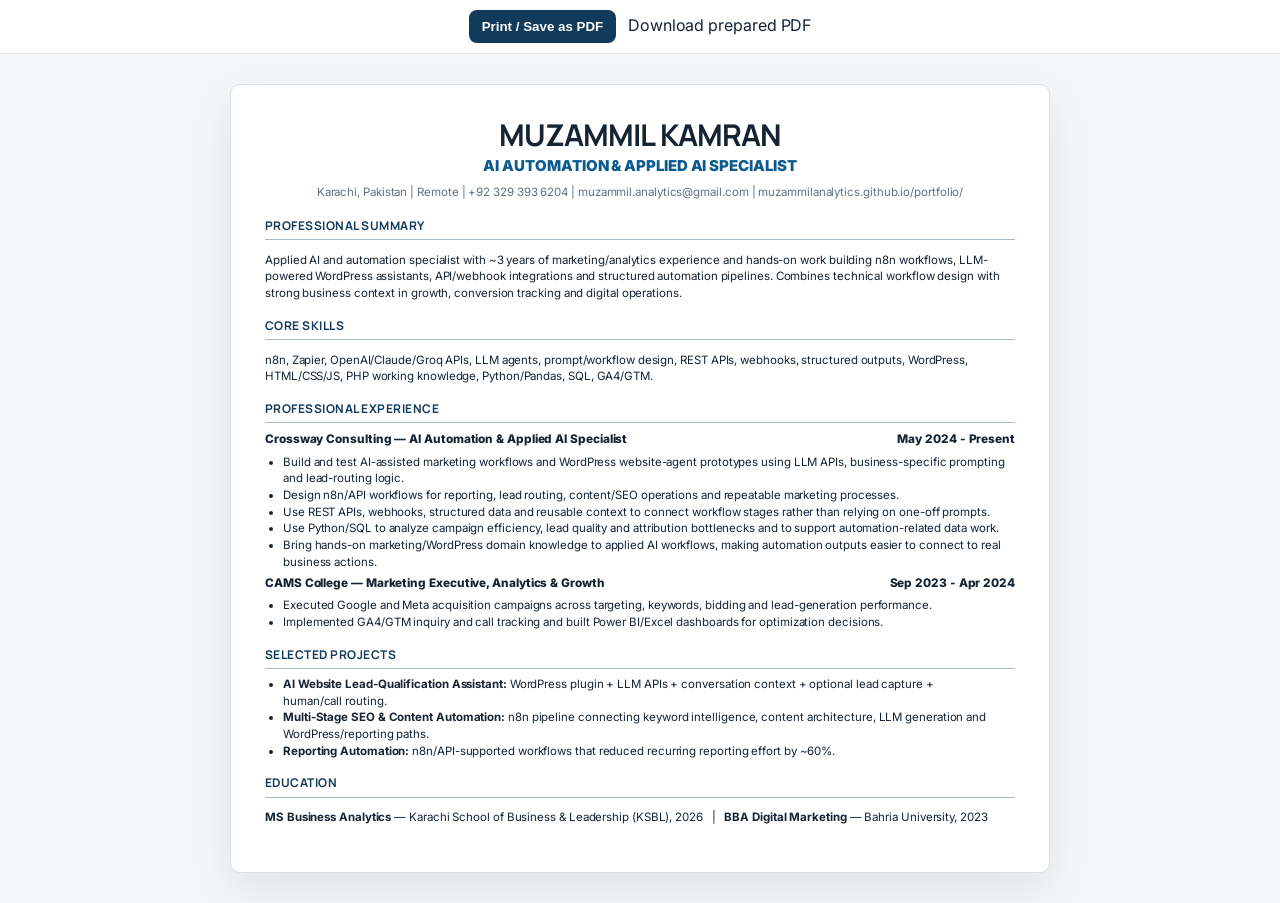
<file: cv/ai-automation.html>
<!doctype html><html lang="en"><head><meta charset="utf-8"><meta name="viewport" content="width=device-width,initial-scale=1"><title>Muzammil Kamran — AI Automation & Applied AI Specialist CV</title><link rel="stylesheet" href="../assets/site.css"><link rel="preconnect" href="https://fonts.googleapis.com"><link rel="preconnect" href="https://fonts.gstatic.com" crossorigin><link href="https://fonts.googleapis.com/css2?family=Inter:wght@400;500;600;700&family=Manrope:wght@600;700;800&display=swap" rel="stylesheet"></head><body class="resume-page"><div class="printbar"><button onclick="window.print()">Print / Save as PDF</button> &nbsp; <a href="ai-automation.pdf">Download prepared PDF</a></div><main class="resume-shell"><h1>MUZAMMIL KAMRAN</h1><div class="resume-title">AI AUTOMATION & APPLIED AI SPECIALIST</div><div class="resume-contact">Karachi, Pakistan | Remote | +92 329 393 6204 | muzammil.analytics@gmail.com | muzammilanalytics.github.io/portfolio/</div><h2>PROFESSIONAL SUMMARY</h2><p>Applied AI and automation specialist with ~3 years of marketing/analytics experience and hands-on work building n8n workflows, LLM-powered WordPress assistants, API/webhook integrations and structured automation pipelines. Combines technical workflow design with strong business context in growth, conversion tracking and digital operations.</p><h2>CORE SKILLS</h2><p>n8n, Zapier, OpenAI/Claude/Groq APIs, LLM agents, prompt/workflow design, REST APIs, webhooks, structured outputs, WordPress, HTML/CSS/JS, PHP working knowledge, Python/Pandas, SQL, GA4/GTM.</p><h2>PROFESSIONAL EXPERIENCE</h2><div class="jobline"><span>Crossway Consulting — AI Automation & Applied AI Specialist</span><span>May 2024 - Present</span></div><ul><li>Build and test AI-assisted marketing workflows and WordPress website-agent prototypes using LLM APIs, business-specific prompting and lead-routing logic.</li><li>Design n8n/API workflows for reporting, lead routing, content/SEO operations and repeatable marketing processes.</li><li>Use REST APIs, webhooks, structured data and reusable context to connect workflow stages rather than relying on one-off prompts.</li><li>Use Python/SQL to analyze campaign efficiency, lead quality and attribution bottlenecks and to support automation-related data work.</li><li>Bring hands-on marketing/WordPress domain knowledge to applied AI workflows, making automation outputs easier to connect to real business actions.</li></ul><div class="jobline"><span>CAMS College — Marketing Executive, Analytics & Growth</span><span>Sep 2023 - Apr 2024</span></div><ul><li>Executed Google and Meta acquisition campaigns across targeting, keywords, bidding and lead-generation performance.</li><li>Implemented GA4/GTM inquiry and call tracking and built Power BI/Excel dashboards for optimization decisions.</li></ul><h2>SELECTED PROJECTS</h2><ul><li><strong>AI Website Lead-Qualification Assistant:</strong> WordPress plugin + LLM APIs + conversation context + optional lead capture + human/call routing.</li><li><strong>Multi-Stage SEO & Content Automation:</strong> n8n pipeline connecting keyword intelligence, content architecture, LLM generation and WordPress/reporting paths.</li><li><strong>Reporting Automation:</strong> n8n/API-supported workflows that reduced recurring reporting effort by ~60%.</li></ul><h2>EDUCATION</h2><p><strong>MS Business Analytics</strong> — Karachi School of Business & Leadership (KSBL), 2026 &nbsp; | &nbsp; <strong>BBA Digital Marketing</strong> — Bahria University, 2023</p></main></body></html>
</file>
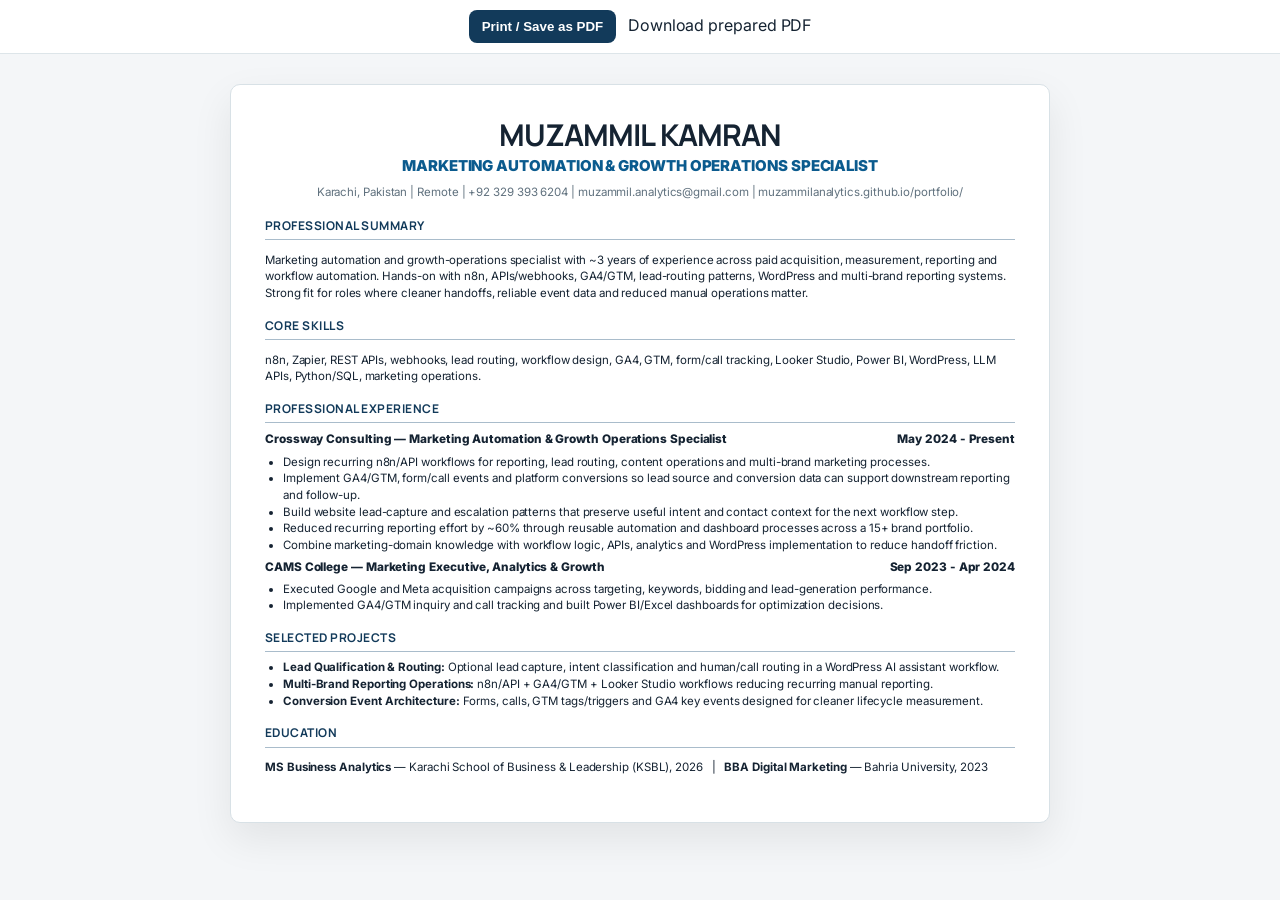
<file: cv/marketing-automation.html>
<!doctype html><html lang="en"><head><meta charset="utf-8"><meta name="viewport" content="width=device-width,initial-scale=1"><title>Muzammil Kamran — Marketing Automation & Growth Operations Specialist CV</title><link rel="stylesheet" href="../assets/site.css"><link rel="preconnect" href="https://fonts.googleapis.com"><link rel="preconnect" href="https://fonts.gstatic.com" crossorigin><link href="https://fonts.googleapis.com/css2?family=Inter:wght@400;500;600;700&family=Manrope:wght@600;700;800&display=swap" rel="stylesheet"></head><body class="resume-page"><div class="printbar"><button onclick="window.print()">Print / Save as PDF</button> &nbsp; <a href="marketing-automation.pdf">Download prepared PDF</a></div><main class="resume-shell"><h1>MUZAMMIL KAMRAN</h1><div class="resume-title">MARKETING AUTOMATION & GROWTH OPERATIONS SPECIALIST</div><div class="resume-contact">Karachi, Pakistan | Remote | +92 329 393 6204 | muzammil.analytics@gmail.com | muzammilanalytics.github.io/portfolio/</div><h2>PROFESSIONAL SUMMARY</h2><p>Marketing automation and growth-operations specialist with ~3 years of experience across paid acquisition, measurement, reporting and workflow automation. Hands-on with n8n, APIs/webhooks, GA4/GTM, lead-routing patterns, WordPress and multi-brand reporting systems. Strong fit for roles where cleaner handoffs, reliable event data and reduced manual operations matter.</p><h2>CORE SKILLS</h2><p>n8n, Zapier, REST APIs, webhooks, lead routing, workflow design, GA4, GTM, form/call tracking, Looker Studio, Power BI, WordPress, LLM APIs, Python/SQL, marketing operations.</p><h2>PROFESSIONAL EXPERIENCE</h2><div class="jobline"><span>Crossway Consulting — Marketing Automation & Growth Operations Specialist</span><span>May 2024 - Present</span></div><ul><li>Design recurring n8n/API workflows for reporting, lead routing, content operations and multi-brand marketing processes.</li><li>Implement GA4/GTM, form/call events and platform conversions so lead source and conversion data can support downstream reporting and follow-up.</li><li>Build website lead-capture and escalation patterns that preserve useful intent and contact context for the next workflow step.</li><li>Reduced recurring reporting effort by ~60% through reusable automation and dashboard processes across a 15+ brand portfolio.</li><li>Combine marketing-domain knowledge with workflow logic, APIs, analytics and WordPress implementation to reduce handoff friction.</li></ul><div class="jobline"><span>CAMS College — Marketing Executive, Analytics & Growth</span><span>Sep 2023 - Apr 2024</span></div><ul><li>Executed Google and Meta acquisition campaigns across targeting, keywords, bidding and lead-generation performance.</li><li>Implemented GA4/GTM inquiry and call tracking and built Power BI/Excel dashboards for optimization decisions.</li></ul><h2>SELECTED PROJECTS</h2><ul><li><strong>Lead Qualification & Routing:</strong> Optional lead capture, intent classification and human/call routing in a WordPress AI assistant workflow.</li><li><strong>Multi-Brand Reporting Operations:</strong> n8n/API + GA4/GTM + Looker Studio workflows reducing recurring manual reporting.</li><li><strong>Conversion Event Architecture:</strong> Forms, calls, GTM tags/triggers and GA4 key events designed for cleaner lifecycle measurement.</li></ul><h2>EDUCATION</h2><p><strong>MS Business Analytics</strong> — Karachi School of Business & Leadership (KSBL), 2026 &nbsp; | &nbsp; <strong>BBA Digital Marketing</strong> — Bahria University, 2023</p></main></body></html>
</file>
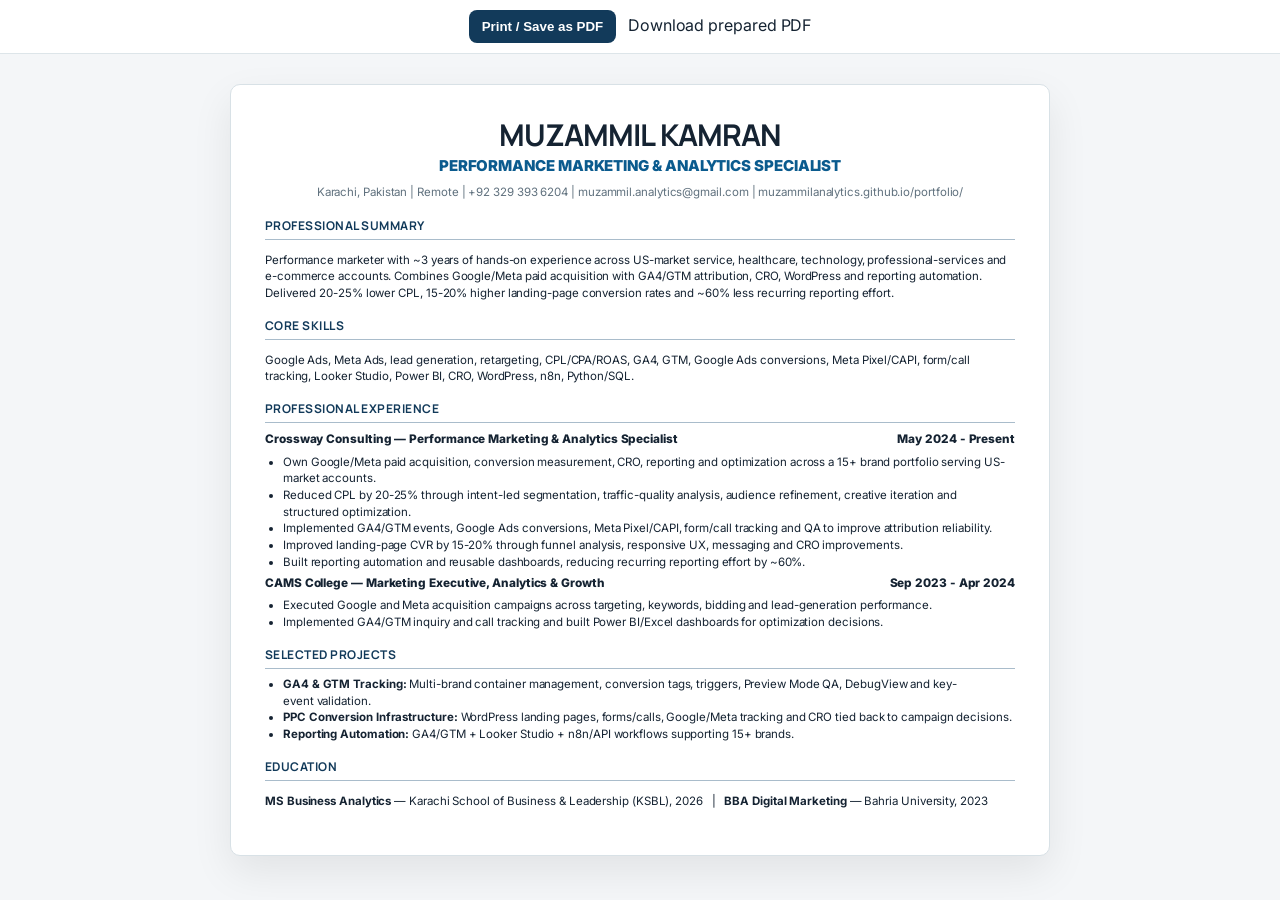
<file: cv/performance-marketing.html>
<!doctype html><html lang="en"><head><meta charset="utf-8"><meta name="viewport" content="width=device-width,initial-scale=1"><title>Muzammil Kamran — Performance Marketing & Analytics Specialist CV</title><link rel="stylesheet" href="../assets/site.css"><link rel="preconnect" href="https://fonts.googleapis.com"><link rel="preconnect" href="https://fonts.gstatic.com" crossorigin><link href="https://fonts.googleapis.com/css2?family=Inter:wght@400;500;600;700&family=Manrope:wght@600;700;800&display=swap" rel="stylesheet"></head><body class="resume-page"><div class="printbar"><button onclick="window.print()">Print / Save as PDF</button> &nbsp; <a href="performance-marketing.pdf">Download prepared PDF</a></div><main class="resume-shell"><h1>MUZAMMIL KAMRAN</h1><div class="resume-title">PERFORMANCE MARKETING & ANALYTICS SPECIALIST</div><div class="resume-contact">Karachi, Pakistan | Remote | +92 329 393 6204 | muzammil.analytics@gmail.com | muzammilanalytics.github.io/portfolio/</div><h2>PROFESSIONAL SUMMARY</h2><p>Performance marketer with ~3 years of hands-on experience across US-market service, healthcare, technology, professional-services and e-commerce accounts. Combines Google/Meta paid acquisition with GA4/GTM attribution, CRO, WordPress and reporting automation. Delivered 20-25% lower CPL, 15-20% higher landing-page conversion rates and ~60% less recurring reporting effort.</p><h2>CORE SKILLS</h2><p>Google Ads, Meta Ads, lead generation, retargeting, CPL/CPA/ROAS, GA4, GTM, Google Ads conversions, Meta Pixel/CAPI, form/call tracking, Looker Studio, Power BI, CRO, WordPress, n8n, Python/SQL.</p><h2>PROFESSIONAL EXPERIENCE</h2><div class="jobline"><span>Crossway Consulting — Performance Marketing & Analytics Specialist</span><span>May 2024 - Present</span></div><ul><li>Own Google/Meta paid acquisition, conversion measurement, CRO, reporting and optimization across a 15+ brand portfolio serving US-market accounts.</li><li>Reduced CPL by 20-25% through intent-led segmentation, traffic-quality analysis, audience refinement, creative iteration and structured optimization.</li><li>Implemented GA4/GTM events, Google Ads conversions, Meta Pixel/CAPI, form/call tracking and QA to improve attribution reliability.</li><li>Improved landing-page CVR by 15-20% through funnel analysis, responsive UX, messaging and CRO improvements.</li><li>Built reporting automation and reusable dashboards, reducing recurring reporting effort by ~60%.</li></ul><div class="jobline"><span>CAMS College — Marketing Executive, Analytics & Growth</span><span>Sep 2023 - Apr 2024</span></div><ul><li>Executed Google and Meta acquisition campaigns across targeting, keywords, bidding and lead-generation performance.</li><li>Implemented GA4/GTM inquiry and call tracking and built Power BI/Excel dashboards for optimization decisions.</li></ul><h2>SELECTED PROJECTS</h2><ul><li><strong>GA4 & GTM Tracking:</strong> Multi-brand container management, conversion tags, triggers, Preview Mode QA, DebugView and key-event validation.</li><li><strong>PPC Conversion Infrastructure:</strong> WordPress landing pages, forms/calls, Google/Meta tracking and CRO tied back to campaign decisions.</li><li><strong>Reporting Automation:</strong> GA4/GTM + Looker Studio + n8n/API workflows supporting 15+ brands.</li></ul><h2>EDUCATION</h2><p><strong>MS Business Analytics</strong> — Karachi School of Business & Leadership (KSBL), 2026 &nbsp; | &nbsp; <strong>BBA Digital Marketing</strong> — Bahria University, 2023</p></main></body></html>
</file>
<file: assets/site.css>
@import url("https://fonts.googleapis.com/css2?family=Inter:wght@400;500;600;700&family=Manrope:wght@600;700;800&display=swap");
/* Muzammil Kamran portfolio design system */
:root{--bg:#071118;--surface:#0c1821;--surface2:#101f2a;--text:#eef4f6;--muted:#9fb0ba;--line:#203641;--accent:#72dfce;--accent2:#7bb9ff;--warn:#e7c477;--max:1120px;--copy:66ch;--radius:18px;--shadow:0 18px 50px rgba(0,0,0,.18)}
*{box-sizing:border-box}html{scroll-behavior:smooth}body{margin:0;background:radial-gradient(850px 500px at 86% -5%,color-mix(in srgb,var(--accent2) 13%,transparent),transparent 64%),radial-gradient(700px 440px at 5% 8%,color-mix(in srgb,var(--accent) 10%,transparent),transparent 62%),var(--bg);color:var(--text);font-family:"Inter",ui-sans-serif,system-ui,-apple-system,BlinkMacSystemFont,"Segoe UI",sans-serif;font-size:16px;line-height:1.62;-webkit-font-smoothing:antialiased;text-rendering:optimizeLegibility}a{color:inherit;text-decoration:none}img{max-width:100%;display:block}.wrap{width:min(var(--max),calc(100% - 42px));margin-inline:auto}.top{position:sticky;top:0;z-index:50;border-bottom:1px solid rgba(255,255,255,.06);background:rgba(7,17,24,.86);backdrop-filter:blur(16px)}nav{height:64px;display:flex;align-items:center;justify-content:space-between;gap:20px}.brand{font-weight:900;font-size:15px;letter-spacing:.09em}.brand i{font-style:normal;color:var(--accent)}.navlinks{display:flex;align-items:center;gap:18px;color:var(--muted);font-size:13.5px}.navlinks a:hover{color:#fff}.btn{display:inline-flex;align-items:center;justify-content:center;min-height:42px;padding:10px 15px;border:1px solid var(--line);border-radius:11px;background:rgba(255,255,255,.025);font-size:13.5px;font-weight:800;transition:.18s ease}.btn:hover{transform:translateY(-1px);border-color:#456272;background:rgba(255,255,255,.04)}.btn.primary{background:var(--accent);border-color:transparent;color:#061014}.btn.subtle{background:var(--surface)}
.hero{padding:76px 0 46px}.eyebrow{display:flex;align-items:center;gap:9px;color:var(--accent);font-size:11.5px;font-weight:900;letter-spacing:.11em;text-transform:uppercase}.eyebrow:before{content:"";width:7px;height:7px;border-radius:50%;background:var(--accent);box-shadow:0 0 16px var(--accent)}h1{max-width:18ch;margin:17px 0 18px;font-size:clamp(46px,6vw,66px);line-height:1.025;letter-spacing:-.05em;text-wrap:balance}.hero p{max-width:var(--copy);margin:0 0 24px;color:#b7c5cd;font-size:19px;line-height:1.55}.hero p strong{color:#fff}.actions{display:flex;gap:10px;flex-wrap:wrap}.meta{margin-top:18px;color:#8ea2ad;font-size:12.8px}.meta b{color:#dbe6ea}.metrics{display:grid;grid-template-columns:repeat(4,1fr);gap:1px;margin-top:34px;border:1px solid var(--line);border-radius:15px;overflow:hidden;background:var(--line)}.metric{padding:18px;background:rgba(12,24,33,.97)}.metric b{display:block;font-size:24px;line-height:1.1;letter-spacing:-.03em}.metric span{display:block;margin-top:4px;color:var(--muted);font-size:12px;line-height:1.45}.chips{display:flex;gap:7px;flex-wrap:wrap;margin-top:15px}.chip{padding:6px 9px;border:1px solid #294652;border-radius:999px;background:#091820;color:#c2d2da;font-size:11.3px}
section{padding:58px 0;border-top:1px solid rgba(255,255,255,.055)}.section-head{display:grid;grid-template-columns:.82fr 1.18fr;gap:42px;align-items:start;margin-bottom:26px}.kicker{color:var(--accent);font-size:11px;font-weight:900;letter-spacing:.1em;text-transform:uppercase}.section-head h2{max-width:13ch;margin:6px 0 0;font-size:clamp(31px,4vw,42px);line-height:1.08;letter-spacing:-.04em;text-wrap:balance}.section-head p{max-width:var(--copy);margin:0;color:var(--muted);font-size:15.5px}.grid-3{display:grid;grid-template-columns:repeat(3,1fr);gap:13px}.grid-4{display:grid;grid-template-columns:repeat(4,1fr);gap:13px}.card{padding:20px;border:1px solid var(--line);border-radius:16px;background:linear-gradient(180deg,rgba(255,255,255,.025),rgba(255,255,255,.012));box-shadow:var(--shadow)}.card .num{color:var(--accent);font-size:10.5px;font-weight:900}.card h3{margin:10px 0 6px;font-size:18px;line-height:1.25;letter-spacing:-.018em}.card p{margin:0;color:var(--muted);font-size:14.2px;line-height:1.56}.card a.text{display:inline-block;margin-top:12px;color:var(--accent);font-size:12px;font-weight:800}.case-list{display:grid;gap:17px}.case{border:1px solid var(--line);border-radius:19px;overflow:hidden;background:rgba(12,24,33,.94)}.case-head{display:flex;justify-content:space-between;gap:20px;align-items:flex-start;padding:23px 25px 19px}.case-id{color:var(--accent);font-size:10px;font-weight:900;letter-spacing:.1em;text-transform:uppercase}.case h3{max-width:760px;margin:7px 0 7px;font-size:25px;line-height:1.13;letter-spacing:-.03em;text-wrap:balance}.case-lead{max-width:68ch;margin:0;color:#aebec6;font-size:15px}.badge{white-space:nowrap;padding:6px 9px;border:1px solid #28504b;border-radius:999px;background:#0b2522;color:#a8f0e1;font-size:10px;font-weight:900}.badge.client{border-color:#2c4b62;background:#0d2130;color:#b9dcff}.case-body{display:grid;grid-template-columns:1.08fr .92fr;border-top:1px solid var(--line)}.case-copy{padding:23px 25px}.two{display:grid;grid-template-columns:1fr 1fr;gap:18px}.two h4{margin:0 0 5px;color:#a8bbc5;font-size:10.5px;font-weight:900;letter-spacing:.08em;text-transform:uppercase}.two p{margin:0;color:#d8e2e6;font-size:14.5px;line-height:1.58}.impact{margin-top:18px;padding:13px 14px;border:1px solid color-mix(in srgb,var(--accent) 35%,var(--line));border-radius:11px;background:color-mix(in srgb,var(--accent) 7%,var(--surface));color:#d5f7ef;font-size:14px}.tags{display:flex;gap:6px;flex-wrap:wrap;margin-top:14px}.tag{padding:5px 7px;border:1px solid var(--line);border-radius:8px;background:#08151c;color:#bccfd7;font-size:10.3px}.flow{display:flex;align-items:center;padding:21px;border-left:1px solid var(--line);background:#08131a}.flow-inner{width:100%;display:grid;gap:6px}.node{padding:9px 11px;border:1px solid #2a4351;border-radius:10px;background:#0e1c25;font-size:12px;font-weight:800}.node small{display:block;color:var(--muted);font-size:10.2px;font-weight:500}.arrow{height:11px;display:grid;place-items:center;color:#607e8d}.arrow:before{content:"↓"}.proof-grid{display:grid;grid-template-columns:repeat(2,1fr);gap:12px}.proof{overflow:hidden;border:1px solid var(--line);border-radius:14px;background:var(--surface)}.proof img{width:100%;aspect-ratio:16/9;object-fit:cover;object-position:top}.proof figcaption{padding:11px 12px;color:#b6c5cc;font-size:11.5px}.proof button{all:unset;display:block;cursor:zoom-in;width:100%}.stack{display:flex;gap:7px;flex-wrap:wrap}.stack span{padding:6px 8px;border:1px solid #29434f;border-radius:8px;background:#09171e;color:#c4d5dc;font-size:10.7px}.cta{padding:58px 0 74px}.cta-card{display:flex;justify-content:space-between;align-items:center;gap:26px;padding:29px;border:1px solid var(--line);border-radius:19px;background:linear-gradient(135deg,color-mix(in srgb,var(--accent) 8%,transparent),color-mix(in srgb,var(--accent2) 6%,transparent))}.cta h2{max-width:650px;margin:0 0 7px;font-size:31px;line-height:1.1;letter-spacing:-.035em}.cta p{max-width:64ch;margin:0;color:var(--muted);font-size:14px}footer{padding:21px 0 28px;border-top:1px solid var(--line);color:#8195a0;font-size:12px}.foot{display:flex;justify-content:space-between;gap:18px;flex-wrap:wrap}
/* hub */.hub-hero{padding:82px 0 50px}.hub-hero h1{max-width:16ch}.role-grid{display:grid;grid-template-columns:repeat(3,1fr);gap:14px;margin-top:32px}.role-card{display:flex;min-height:250px;flex-direction:column;padding:24px;border:1px solid var(--line);border-radius:18px;background:var(--surface);transition:.2s ease}.role-card:hover{transform:translateY(-2px);border-color:#3c5968}.role-card .role{color:var(--accent);font-size:10.5px;font-weight:900;letter-spacing:.1em;text-transform:uppercase}.role-card h2{margin:12px 0 9px;font-size:24px;line-height:1.13;letter-spacing:-.03em}.role-card p{margin:0;color:var(--muted);font-size:14px}.role-card .go{margin-top:auto;padding-top:18px;color:#fff;font-size:13px;font-weight:850}
/* resume html */.resume-page{background:#f4f6f8;color:#152332}.resume-shell{width:min(820px,calc(100% - 28px));margin:30px auto;background:white;border:1px solid #d8e1e6;border-radius:10px;box-shadow:0 16px 40px rgba(0,0,0,.08);padding:34px}.resume-shell h1{font-size:30px;max-width:none;margin:0;text-align:center;letter-spacing:-.03em}.resume-title{text-align:center;color:#0b5b8e;font-size:15px;font-weight:850;margin-top:3px}.resume-contact{text-align:center;color:#60717e;font-size:11.5px;margin-top:5px}.resume-shell h2{font-size:12px;color:#123a5a;border-bottom:1px solid #a9bccb;padding-bottom:4px;margin:14px 0 7px;letter-spacing:.04em}.resume-shell p,.resume-shell li{font-size:11.5px;line-height:1.45}.resume-shell ul{padding-left:18px;margin:4px 0}.resume-shell .jobline{display:flex;justify-content:space-between;gap:10px;font-weight:800;font-size:11.8px}.printbar{position:sticky;top:0;z-index:10;background:#fff;border-bottom:1px solid #dde5e9;padding:10px;text-align:center}.printbar button{border:0;border-radius:8px;padding:9px 13px;background:#123a5a;color:white;font-weight:800;cursor:pointer}@media print{.printbar{display:none}.resume-page{background:#fff}.resume-shell{width:100%;margin:0;border:0;box-shadow:none;border-radius:0;padding:0}.resume-shell h1{font-size:23px}.resume-shell h2{margin:9px 0 5px}.resume-shell p,.resume-shell li{font-size:9.3px}.resume-shell .jobline{font-size:9.6px}}
.lightbox{position:fixed;inset:0;z-index:100;display:none;place-items:center;padding:20px;background:rgba(0,0,0,.9)}.lightbox.on{display:grid}.lightbox img{max-width:min(1200px,95vw);max-height:90vh;border-radius:10px}.lightbox button{position:absolute;top:18px;right:20px;border:1px solid #5c6770;border-radius:999px;background:#111c22;color:#fff;width:40px;height:40px;font-size:22px;cursor:pointer}
@media(max-width:900px){.navlinks a:not(.btn){display:none}.metrics{grid-template-columns:1fr 1fr}.section-head{grid-template-columns:1fr;gap:11px}.section-head h2{max-width:18ch}.grid-4{grid-template-columns:1fr 1fr}.grid-3,.role-grid{grid-template-columns:1fr 1fr}.case-body{grid-template-columns:1fr}.flow{border-left:0;border-top:1px solid var(--line)}.proof-grid{grid-template-columns:1fr}.cta-card{align-items:flex-start;flex-direction:column}}
@media(max-width:620px){.wrap{width:min(var(--max),calc(100% - 26px))}nav{height:58px}.navlinks{gap:8px}.btn{min-height:38px;padding:8px 12px;font-size:12.5px}.hero,.hub-hero{padding:50px 0 36px}.eyebrow{font-size:10.5px;line-height:1.4}h1{max-width:14ch;margin:14px 0 16px;font-size:clamp(36px,10.5vw,43px);line-height:1.045;letter-spacing:-.045em}.hero p{font-size:16.5px;line-height:1.55}.metrics,.grid-4,.grid-3,.role-grid{grid-template-columns:1fr}.metric{padding:16px}.role-card{min-height:0}.section-head h2{font-size:30px}.section-head p{font-size:14.5px}section{padding:48px 0}.case-head{flex-direction:column;padding:19px}.case h3{font-size:22px}.case-lead{font-size:14px}.case-copy,.flow{padding:19px}.two{grid-template-columns:1fr}.cta h2{font-size:27px}.resume-shell{padding:22px 18px}.resume-shell h1{font-size:26px}.resume-shell .jobline{display:block}}

/* Production readability & accessibility pass */
:focus-visible{outline:3px solid var(--accent);outline-offset:3px;border-radius:8px}p,li{overflow-wrap:break-word;text-wrap:pretty}h1,h2,h3{text-wrap:balance}.hero p{max-width:64ch}.case-lead{max-width:64ch}.proof img{background:#071118}.btn{-webkit-tap-highlight-color:transparent}
@media(max-width:620px){h1{font-size:clamp(34px,9.8vw,40px);max-width:15ch;line-height:1.06}.hero p{font-size:16px}.eyebrow{max-width:31ch}.brand{font-size:14px}.btn{min-height:42px}.metrics{margin-top:28px}.metric b{font-size:23px}.role-card h2{font-size:22px}.case h3{font-size:21px;line-height:1.16}.proof figcaption{font-size:11px}.cta h2{font-size:26px}}
@media(prefers-reduced-motion:reduce){html{scroll-behavior:auto}.btn,.role-card{transition:none}}


/* === Final recruiter-facing typography & mobile UX pass === */
body{
  font-family:"Inter",ui-sans-serif,system-ui,-apple-system,BlinkMacSystemFont,"Segoe UI",sans-serif;
  font-weight:400;
  letter-spacing:-.005em;
}
h1,h2,h3,.brand,.btn,.role-card .role,.kicker,.eyebrow,.case-id,.badge{
  font-family:"Manrope","Inter",ui-sans-serif,system-ui,sans-serif;
}
.brand{font-weight:800;letter-spacing:.065em}
h1{
  max-width:20ch;
  font-weight:700;
  font-size:clamp(46px,5.2vw,62px);
  line-height:1.06;
  letter-spacing:-.04em;
}
.hero p,.hub-hero p{
  max-width:62ch;
  font-size:18px;
  line-height:1.62;
  font-weight:400;
}
.hero p strong{font-weight:650}
.eyebrow,.kicker,.role-card .role,.case-id{
  font-weight:800;
  letter-spacing:.085em;
}
.section-head h2{
  max-width:15ch;
  font-weight:700;
  font-size:clamp(30px,3.5vw,40px);
  line-height:1.12;
  letter-spacing:-.032em;
}
.card h3,.case h3,.role-card h2,.cta h2{
  font-family:"Manrope","Inter",sans-serif;
  font-weight:700;
  letter-spacing:-.025em;
}
.case h3{font-size:24px;line-height:1.18}
.card h3{font-size:17px}
.role-card h2{font-size:22px}
.btn{font-weight:700}
.role-card{min-height:228px}
.hub-hero{padding:72px 0 46px}
.hub-hero h1{max-width:17ch}
.hub-hero p{max-width:58ch}
.case-lead,.section-head p,.card p,.two p{line-height:1.62}
.navlinks{font-size:13px}

@media(max-width:620px){
  .wrap{width:calc(100% - 34px)}
  nav{height:60px}
  .brand{font-size:13.5px}
  .hero,.hub-hero{padding:42px 0 30px}
  .eyebrow{
    max-width:100%;
    font-size:9.8px;
    line-height:1.45;
    letter-spacing:.075em;
  }
  h1{
    max-width:100%;
    margin:12px 0 14px;
    font-size:clamp(32px,8.7vw,38px);
    line-height:1.095;
    letter-spacing:-.035em;
    font-weight:700;
    text-wrap:pretty;
  }
  .hub-hero h1{max-width:100%}
  .hero p,.hub-hero p{
    max-width:100%;
    margin-bottom:20px;
    font-size:15.8px;
    line-height:1.62;
  }
  .section-head h2{
    max-width:100%;
    font-size:28px;
    line-height:1.16;
  }
  .section-head p{font-size:14.4px;line-height:1.62}
  section{padding:42px 0}
  .role-card{
    min-height:0;
    padding:19px;
    border-radius:15px;
  }
  .role-card h2{
    margin:9px 0 6px;
    font-size:20px;
    line-height:1.2;
  }
  .role-card p{font-size:13.5px;line-height:1.58}
  .case-head{padding:18px}
  .case h3{
    max-width:100%;
    font-size:20px;
    line-height:1.22;
  }
  .case-lead{font-size:13.8px;line-height:1.6}
  .case-copy,.flow{padding:18px}
  .two p{font-size:14px}
  .metric b{font-size:21px}
  .metric span{font-size:11.5px}
  .metrics{margin-top:24px}
  .cta h2{font-size:24px;line-height:1.16}
}
</file>
